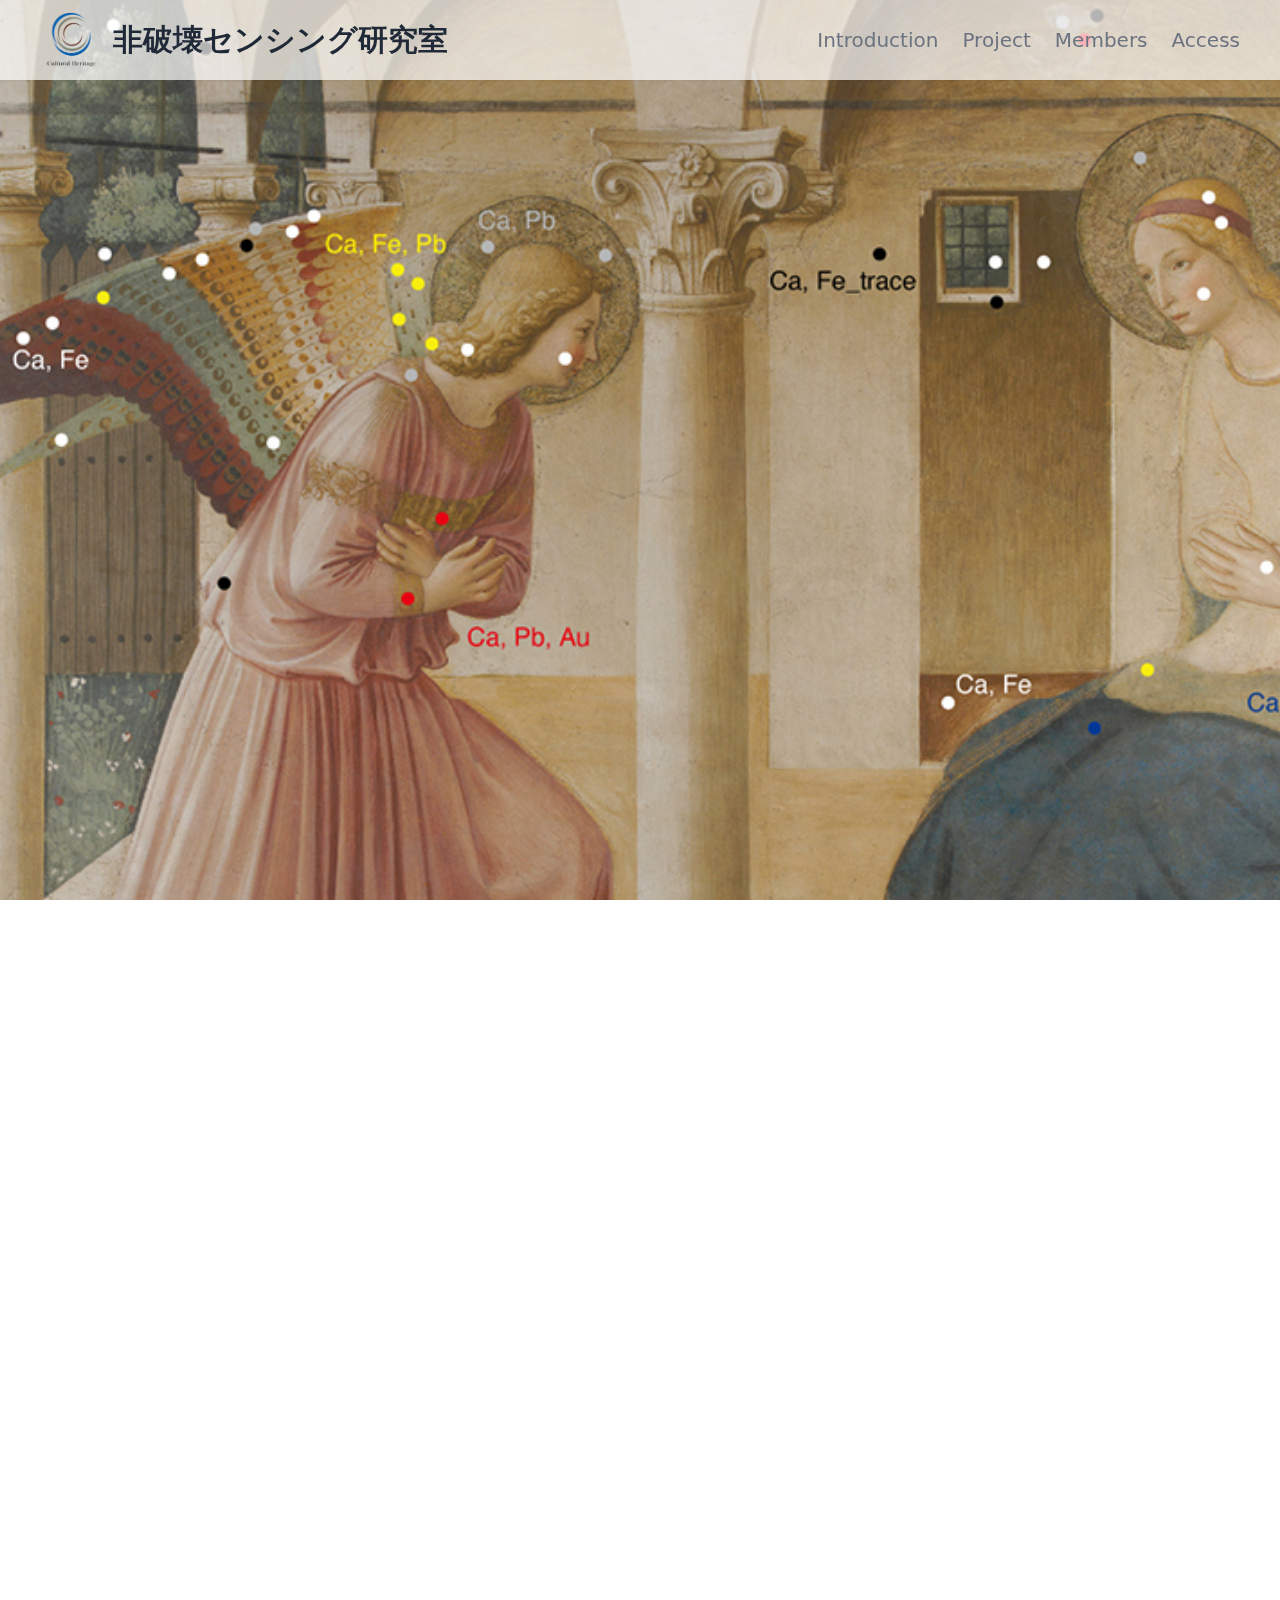
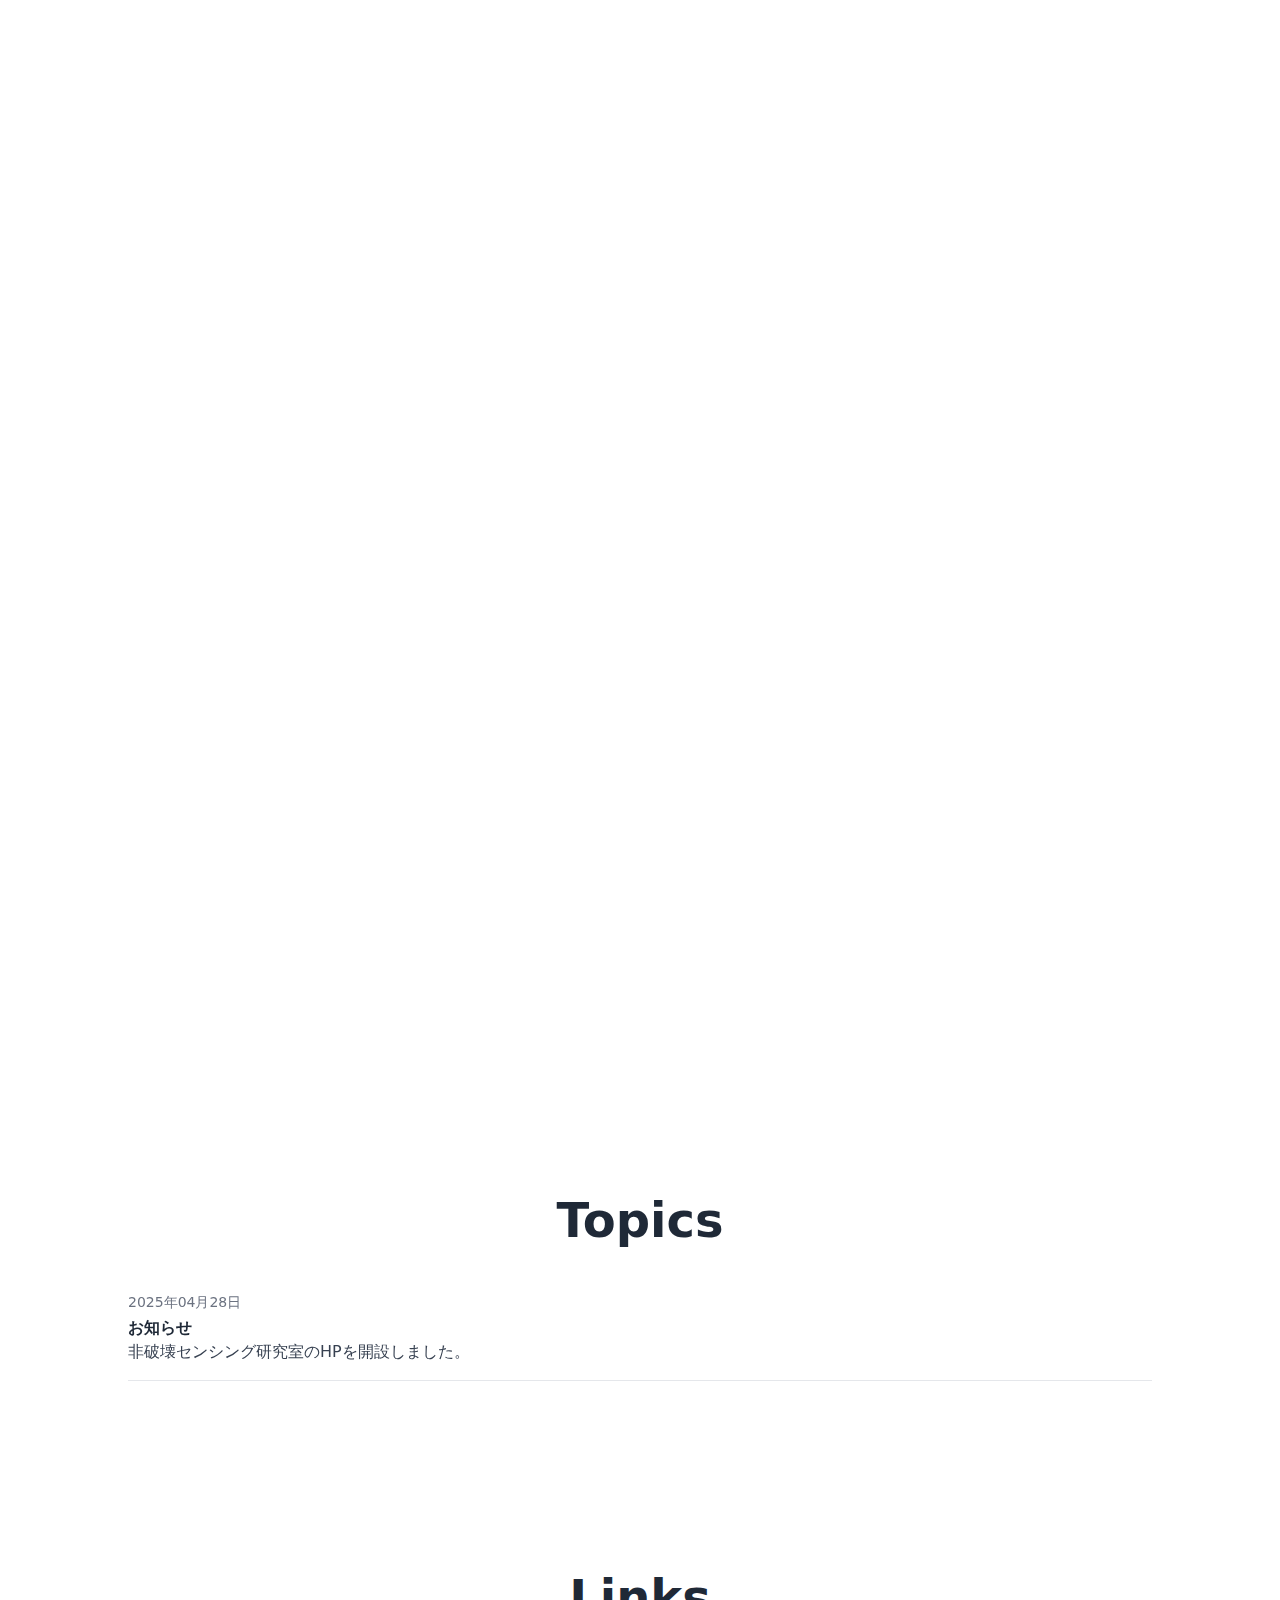
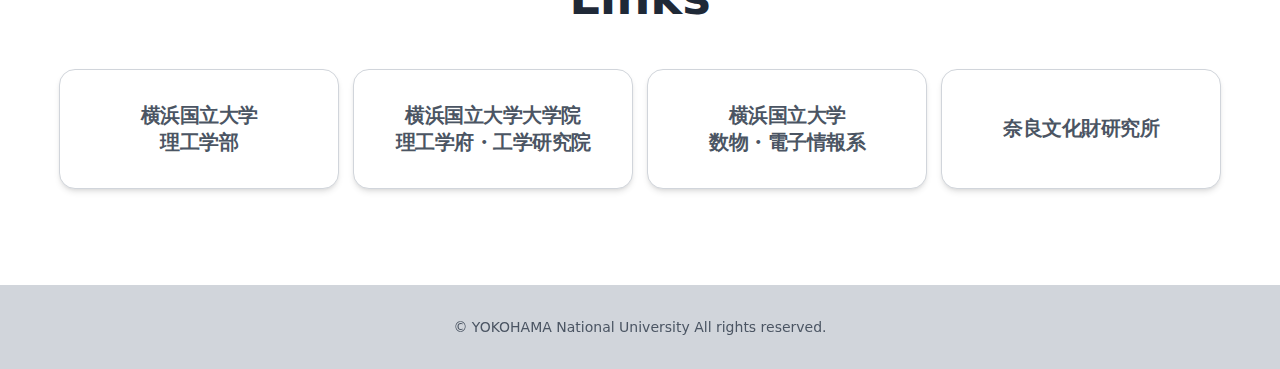
<file: index.html>
<!doctype html>
<html lang="en">
<head>
  <meta charset="utf-8" />
  <link rel="icon" href="images/favicon.png" />
  <meta name="viewport" content="width=device-width, initial-scale=1" />

  <link href="_app/immutable/assets/3.Dy78nlGK.css" rel="stylesheet">
  <!-- <link rel="modulepreload" href="_app/immutable/entry/start.CN6vCBXI.js">
  <link rel="modulepreload" href="_app/immutable/chunks/D5td2Ix7.js">
  <link rel="modulepreload" href="_app/immutable/chunks/BJZaEuHy.js">
  <link rel="modulepreload" href="_app/immutable/chunks/5HOrd2lw.js">
  <link rel="modulepreload" href="_app/immutable/chunks/BPjcHWtB.js">
  <link rel="modulepreload" href="_app/immutable/entry/app.B8t3zgvK.js">
  <link rel="modulepreload" href="_app/immutable/chunks/CHSGCjcG.js">
  <link rel="modulepreload" href="_app/immutable/chunks/Bzlsns2q.js">
  <link rel="modulepreload" href="_app/immutable/chunks/lDHG2_yA.js">
  <link rel="modulepreload" href="_app/immutable/chunks/wh5EvfPl.js">
  <link rel="modulepreload" href="_app/immutable/chunks/Bj1mbKBr.js">
  <link rel="modulepreload" href="_app/immutable/nodes/0.CYVJVkor.js">
  <link rel="modulepreload" href="_app/immutable/chunks/BIMLuOf1.js">
  <link rel="modulepreload" href="_app/immutable/chunks/C0WCr0ZI.js">
  <link rel="modulepreload" href="_app/immutable/nodes/3.BNgYmy2E.js">
  <link rel="modulepreload" href="_app/immutable/chunks/DJ4Ea6W_.js">
  <link rel="modulepreload" href="_app/immutable/chunks/1VidrSLw.js">
  <link rel="modulepreload" href="_app/immutable/chunks/hJLHIa_t.js"> -->
</head>

<body class="overflow-x-hidden" data-sveltekit-preload-data="hover">
  <div style="display: contents">

    <div class="bg-layer svelte-1dhz25k" style="background-image: url('images/slide2.jpg'); opacity: 1;"></div>
    <div class="bg-layer bg-top svelte-1dhz25k" style="background-image: url('images/slide1.jpg'); opacity: 1;"></div>

    <div class="min-h-[200vh] relative">
      <div class="h-screen"></div>

      <header class="fixed top-0 left-0 z-50 w-full bg-white/70 shadow-sm px-4 py-3">
        <div class="flex flex-wrap items-center justify-between gap-y-4 px-2 sm:px-6">
          <a href="index.html" class="flex items-center gap-3 flex-shrink min-w-0 mx-auto sm:mx-0 hover:opacity-80 transition">
            <img src="images/log.png" alt="ロゴ" class="h-10 sm:h-14 w-auto object-contain flex-shrink-0">
            <span class="font-semibold text-gray-800 truncate text-[1rem] xs:text-[1.1rem] sm:text-[1.3rem] md:text-2xl lg:text-3xl" style="max-width: 70vw;">
              非破壊センシング研究室
            </span>
          </a>
          <nav class="hidden sm:flex flex-nowrap justify-end gap-x-4 sm:gap-x-6 text-[1rem] sm:text-lg md:text-xl font-medium whitespace-nowrap">
            <a href="Introduction.html" class="text-gray-500 hover:text-black">Introduction</a>
            <a href="Project.html" class="text-gray-500 hover:text-black">Project</a>
            <a href="Members.html" class="text-gray-500 hover:text-black">Members</a>
            <a href="Access.html" class="text-gray-500 hover:text-black">Access</a>
          </nav>
          <button id="menu-button" class="sm:hidden text-2xl text-gray-800 ">☰</button>
        </div>
      
          <nav id="mobile-menu" class="sm:hidden hidden flex flex-col items-center gap-y-4 text-lg font-medium text-gray-700 bg-white/90 shadow-md rounded-xl py-4 mt-4 mx-auto">
            <a href="Introduction.html" class="hover:text-black">Introduction</a>
            <a href="Project.html" class="hover:text-black">Project</a>
            <a href="Members.html" class="hover:text-black">Members</a>
            <a href="Access.html" class="hover:text-black">Access</a>
          </nav>

        </div>
      </header>

      <div class="flex items-center justify-center min-h-screen px-4 sm:px-8">
        <h2 class="text-white/90 font-medium text-center leading-none
        max-w-screen-sm sm:max-w-screen-md md:max-w-screen-lg lg:max-w-screen-xl"
            style="font-size: clamp(0.5rem, 2.5vw, 1.75rem); white-space: normal; line-height: 1.5;">
          <span class="block">外見だけではわからないモノの状態や内部構造を、</span>
          <span class="block">様々な周波数帯域の電磁波を照射して反射・透過した信号を</span>
          <span class="block">検出・画像化することにより観察する研究をしています。</span>
          <span class="block">得られたデータを解析することで、モノの健全性を</span>
          <span class="block">非破壊・非接触で診断することに有益な情報を抽出します。</span>
        </h2>
      </div>

      <section class="relative z-10">
        <div class="bg-white/70 backdrop-blur-sm py-24 px-6 sm:px-16">
          <h2 class="text-4xl sm:text-5xl font-bold text-gray-800 text-center mb-12">Topics</h2>

          <ul class="space-y-8 max-w-5xl mx-auto">
            <li class="border-b pb-4">
              <p class="text-gray-500 text-sm mb-1">2025年04月28日</p>
              <p class="text-gray-800 font-semibold">お知らせ</p>
              <p class="text-gray-700">非破壊センシング研究室のHPを開設しました。</p>
            </li>
          </ul>
        </div>
      </section>

      <section class="relative z-10">
        <div class="bg-white py-24 px-6 sm:px-16">
          <h2 class="text-4xl sm:text-5xl font-bold text-gray-800 text-center mb-12">Links</h2>

          <div class="max-w-7xl mx-auto grid grid-cols-1 sm:grid-cols-1 md:grid-cols-2 lg:grid-cols-3 xl:grid-cols-4 gap-6 justify-items-center">
            <a href="https://www.es.ynu.ac.jp/index.html" target="_blank" rel="noopener noreferrer" 
              class="w-[280px] h-[120px] bg-white rounded-2xl shadow-md p-6 text-center transition hover:bg-gray-100 border border-gray-300 hover:border-gray-500 flex items-center justify-center overflow-hidden">
              <p class="text-xl font-extrabold text-gray-600 tracking-tight leading-snug break-words text-wrap">
                横浜国立大学<br>理工学部
              </p>
            </a>

            <a href="https://www.fse.ynu.ac.jp/" target="_blank" rel="noopener noreferrer" 
              class="w-[280px] h-[120px] bg-white rounded-2xl shadow-md p-6 text-center transition hover:bg-gray-100 border border-gray-300 hover:border-gray-500 flex items-center justify-center overflow-hidden">
              <p class="text-xl font-extrabold text-gray-600 tracking-tight leading-snug break-words text-wrap">
                横浜国立大学大学院<br>理工学府・工学研究院
              </p>
            </a>

            <a href="https://ece.ynu.ac.jp/index.html" target="_blank" rel="noopener noreferrer" 
              class="w-[280px] h-[120px] bg-white rounded-2xl shadow-md p-6 text-center transition hover:bg-gray-100 border border-gray-300 hover:border-gray-500 flex items-center justify-center overflow-hidden">
              <p class="text-xl font-extrabold text-gray-600 tracking-tight leading-snug break-words text-wrap">
                横浜国立大学<br>数物・電子情報系
              </p>
            </a>

            <a href="https://www.nabunken.go.jp/" target="_blank" rel="noopener noreferrer" 
              class="w-[280px] h-[120px] bg-white rounded-2xl shadow-md p-6 text-center transition hover:bg-gray-100 border border-gray-300 hover:border-gray-500 flex items-center justify-center overflow-hidden">
              <p class="text-xl font-extrabold text-gray-600 tracking-tight leading-snug break-words text-wrap">
                奈良文化財研究所
              </p>
            </a>
          </div>
        </div>
      </section>

      <footer class="bg-gray-300 py-8">
        <div class="max-w-4xl mx-auto text-center text-sm text-gray-600 space-y-2">
          <p>© YOKOHAMA National University All rights reserved.</p>
        </div>
      </footer>
    </div>
    <script>
      document.addEventListener('DOMContentLoaded', () => {
        const button = document.getElementById('menu-button');
        const menu = document.getElementById('mobile-menu');
    
        button.addEventListener('click', () => {
          menu.classList.toggle('hidden');
        });
    
        // ⭐ スクロールに応じて背景のopacityを変える
        window.addEventListener('scroll', () => {
          const scrollTop = window.scrollY || document.documentElement.scrollTop;
          const windowHeight = window.innerHeight;
    
          let opacity = 1 - (scrollTop / windowHeight);
          if (opacity < 0) opacity = 0;
          if (opacity > 1) opacity = 1;
    
          const bgTop = document.querySelector('.bg-top');
          if (bgTop) {
            bgTop.style.opacity = opacity;
          }
        });
      });
    </script>
    

  </div>
</body>
</html>
</file>
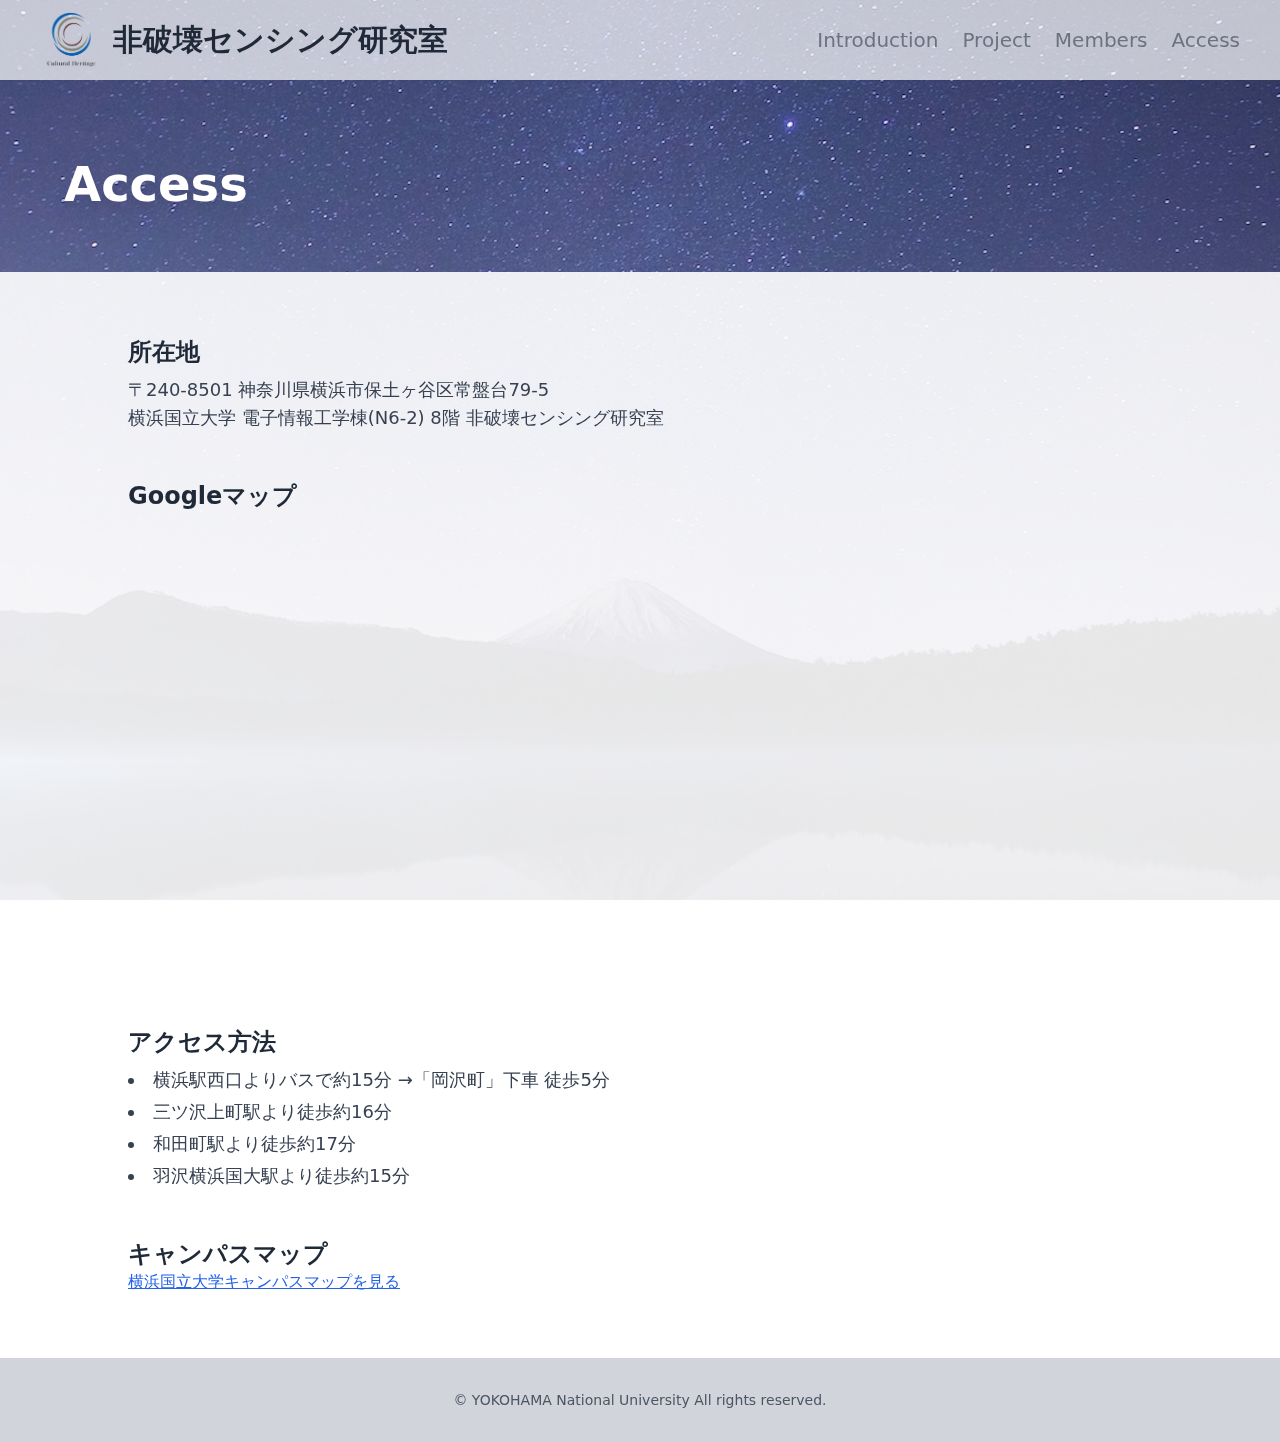
<file: Access.html>
<!doctype html>
<html lang="en">
<head>
  <meta charset="utf-8" />
  <link rel="icon" href="images/favicon.png" />
  <meta name="viewport" content="width=device-width, initial-scale=1" />

  <link href="_app/immutable/assets/3.Dy78nlGK.css" rel="stylesheet">
  <!-- <link rel="modulepreload" href="_app/immutable/entry/start.CN6vCBXI.js">
  <link rel="modulepreload" href="_app/immutable/chunks/D5td2Ix7.js">
  <link rel="modulepreload" href="_app/immutable/chunks/BJZaEuHy.js">
  <link rel="modulepreload" href="_app/immutable/chunks/5HOrd2lw.js">
  <link rel="modulepreload" href="_app/immutable/chunks/BPjcHWtB.js">
  <link rel="modulepreload" href="_app/immutable/entry/app.B8t3zgvK.js">
  <link rel="modulepreload" href="_app/immutable/chunks/CHSGCjcG.js">
  <link rel="modulepreload" href="_app/immutable/chunks/Bzlsns2q.js">
  <link rel="modulepreload" href="_app/immutable/chunks/lDHG2_yA.js">
  <link rel="modulepreload" href="_app/immutable/chunks/wh5EvfPl.js">
  <link rel="modulepreload" href="_app/immutable/chunks/Bj1mbKBr.js">
  <link rel="modulepreload" href="_app/immutable/nodes/0.CYVJVkor.js">
  <link rel="modulepreload" href="_app/immutable/chunks/BIMLuOf1.js">
  <link rel="modulepreload" href="_app/immutable/chunks/C0WCr0ZI.js">
  <link rel="modulepreload" href="_app/immutable/nodes/5.Cywm4_Y0.js">
  <link rel="modulepreload" href="_app/immutable/chunks/hJLHIa_t.js">
  <link rel="modulepreload" href="_app/immutable/chunks/dKKRBauR.js"> -->
</head>

<body class="overflow-x-hidden" data-sveltekit-preload-data="hover">
  <div style="display: contents">

    <div class="fixed inset-0 bg-cover bg-center z-[-10]" style="background-image: url('images/slide2.jpg')"></div>

    <header class="fixed top-0 left-0 z-50 w-full bg-white/70 shadow-sm px-4 py-3">
      <div class="flex flex-wrap items-center justify-between gap-y-4 px-2 sm:px-6">
        <a href="index.html" class="flex items-center gap-3 flex-shrink min-w-0 mx-auto sm:mx-0 hover:opacity-80 transition">
          <img src="images/log.png" alt="ロゴ" class="h-10 sm:h-14 w-auto object-contain flex-shrink-0">
          <span class="font-semibold text-gray-800 truncate text-[1rem] xs:text-[1.1rem] sm:text-[1.3rem] md:text-2xl lg:text-3xl" style="max-width: 70vw;">
            非破壊センシング研究室
          </span>
        </a>
        <nav class="hidden sm:flex flex-nowrap justify-end gap-x-4 sm:gap-x-6 text-[1rem] sm:text-lg md:text-xl font-medium whitespace-nowrap">
          <a href="Introduction.html" class="text-gray-500 hover:text-black">Introduction</a>
          <a href="Project.html" class="text-gray-500 hover:text-black">Project</a>
          <a href="Members.html" class="text-gray-500 hover:text-black">Members</a>
          <a href="Access.html" class="text-gray-500 hover:text-black">Access</a>
        </nav>
        <button id="menu-button" class="sm:hidden text-2xl text-gray-800 ">☰</button>
      </div>
    
        <nav id="mobile-menu" class="sm:hidden hidden flex flex-col items-center gap-y-4 text-lg font-medium text-gray-700 bg-white/90 shadow-md rounded-xl py-4 mt-4 mx-auto">
          <a href="Introduction.html" class="hover:text-black">Introduction</a>
          <a href="Project.html" class="hover:text-black">Project</a>
          <a href="Members.html" class="hover:text-black">Members</a>
          <a href="Access.html" class="hover:text-black">Access</a>
        </nav>

      </div>
    </header>

    <div class="pt-40 pb-16 px-6 sm:px-16">
      <h1 class="text-4xl sm:text-5xl font-bold text-white text-left drop-shadow-xl">Access</h1>
    </div>

    <div class="bg-white bg-opacity-90 px-6 sm:px-16 py-16">
      <div class="max-w-5xl mx-auto space-y-12">

        <section class="space-y-2">
          <h2 class="text-2xl font-bold text-gray-800">所在地</h2>
          <p class="text-gray-700 text-lg">
            〒240-8501 神奈川県横浜市保土ヶ谷区常盤台79-5<br>
            横浜国立大学 電子情報工学棟(N6-2) 8階 非破壊センシング研究室
          </p>
        </section>

        <section class="space-y-4">
          <h2 class="text-2xl font-bold text-gray-800">Googleマップ</h2>
          <div class="flex justify-center">
            <iframe src="https://www.google.com/maps/embed?pb=!1m18!1m12!1m3!1d1808.504234824268!2d139.58869682905828!3d35.47386168806518!2m3!1f0!2f0!3f0!3m2!1i1024!2i768!4f13.1!3m3!1m2!1s0x601859f6a899915b%3A0xf44e6da66ee29d83!2z5qiq5rWc5Zu956uL5aSn5a2mIOmbu-WtkOaDheWgseW3peWtpuajnyhONi0yKQ!5e0!3m2!1sja!2sjp!4v1744705584237!5m2!1sja!2sjp"
              width="600" height="450" style="border:0;" allowfullscreen loading="lazy" referrerpolicy="no-referrer-when-downgrade">
            </iframe>
          </div>
        </section>

        <section class="space-y-2">
          <h2 class="text-2xl font-bold text-gray-800">アクセス方法</h2>
          <ul class="list-disc list-inside text-gray-700 text-lg space-y-1">
            <li>横浜駅西口よりバスで約15分 →「岡沢町」下車 徒歩5分</li>
            <li>三ツ沢上町駅より徒歩約16分</li>
            <li>和田町駅より徒歩約17分</li>
            <li>羽沢横浜国大駅より徒歩約15分</li>
          </ul>
        </section>

        <section class="space-y-2">
          <h2 class="text-2xl font-bold text-gray-800">キャンパスマップ</h2>
          <a href="https://www.ynu.ac.jp/access/map.html" class="text-blue-600 underline hover:text-blue-800" target="_blank" rel="noopener noreferrer">
            横浜国立大学キャンパスマップを見る
          </a>
        </section>

      </div>
    </div>

    <footer class="bg-gray-300 py-8">
      <div class="max-w-4xl mx-auto text-center text-sm text-gray-600 space-y-2">
        <p>© YOKOHAMA National University All rights reserved.</p>
      </div>
    </footer>
     <script>
      document.addEventListener('DOMContentLoaded', () => {
        const button = document.getElementById('menu-button');
        const menu = document.getElementById('mobile-menu');
    
        button.addEventListener('click', () => {
          menu.classList.toggle('hidden');
        });
      });
    </script>

  </div>
</body>
</html>
</file>
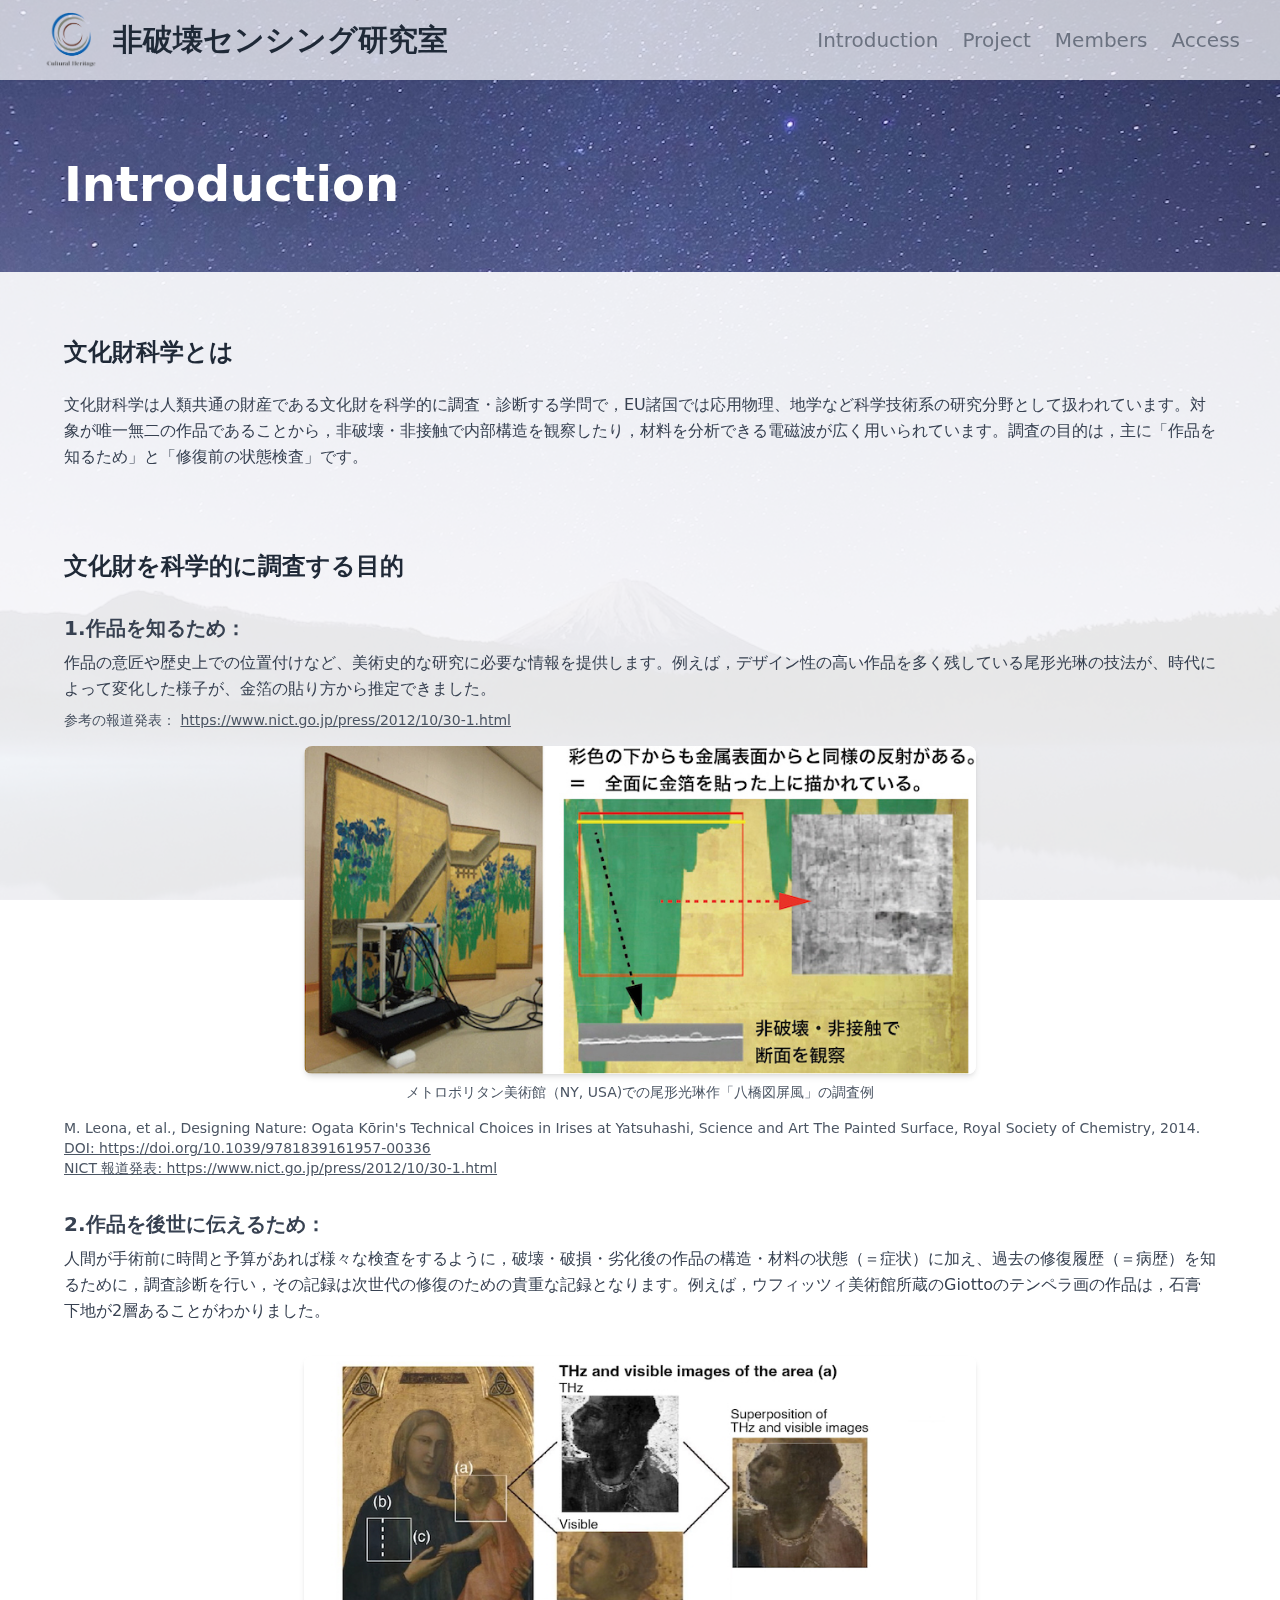
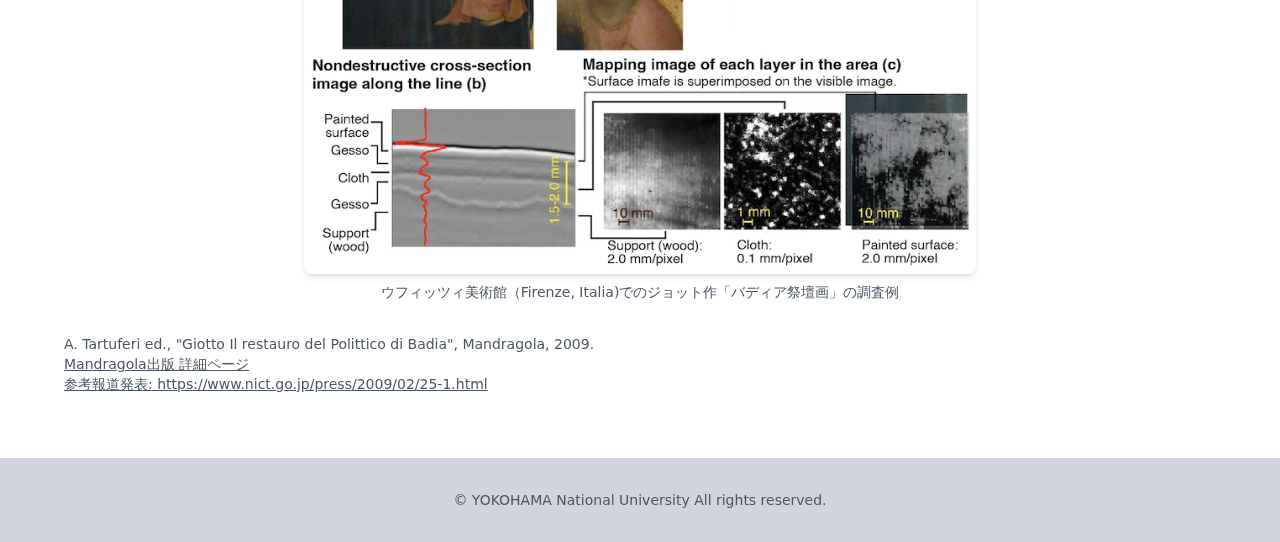
<file: Introduction.html>
<!doctype html>
<html lang="en">
<head>
  <meta charset="utf-8" />
  <link rel="icon" href="images/favicon.png" />
  <meta name="viewport" content="width=device-width, initial-scale=1" />

  <link href="_app/immutable/assets/3.Dy78nlGK.css" rel="stylesheet">
  <!-- <link rel="modulepreload" href="_app/immutable/entry/start.CN6vCBXI.js">
  <link rel="modulepreload" href="_app/immutable/chunks/D5td2Ix7.js">
  <link rel="modulepreload" href="_app/immutable/chunks/BJZaEuHy.js">
  <link rel="modulepreload" href="_app/immutable/chunks/5HOrd2lw.js">
  <link rel="modulepreload" href="_app/immutable/chunks/BPjcHWtB.js">
  <link rel="modulepreload" href="_app/immutable/entry/app.B8t3zgvK.js">
  <link rel="modulepreload" href="_app/immutable/chunks/CHSGCjcG.js">
  <link rel="modulepreload" href="_app/immutable/chunks/Bzlsns2q.js">
  <link rel="modulepreload" href="_app/immutable/chunks/lDHG2_yA.js">
  <link rel="modulepreload" href="_app/immutable/chunks/wh5EvfPl.js">
  <link rel="modulepreload" href="_app/immutable/chunks/Bj1mbKBr.js">
  <link rel="modulepreload" href="_app/immutable/nodes/0.CYVJVkor.js">
  <link rel="modulepreload" href="_app/immutable/chunks/BIMLuOf1.js">
  <link rel="modulepreload" href="_app/immutable/chunks/C0WCr0ZI.js">
  <link rel="modulepreload" href="_app/immutable/nodes/5.Cywm4_Y0.js">
  <link rel="modulepreload" href="_app/immutable/chunks/hJLHIa_t.js">
  <link rel="modulepreload" href="_app/immutable/chunks/dKKRBauR.js"> -->
</head>

<body class="overflow-x-hidden" data-sveltekit-preload-data="hover">
  <div style="display: contents">

    <div class="fixed inset-0 bg-cover bg-center z-[-10]" style="background-image: url('images/slide2.jpg')"></div>

    <header class="fixed top-0 left-0 z-50 w-full bg-white/70 shadow-sm px-4 py-3">
      <div class="flex flex-wrap items-center justify-between gap-y-4 px-2 sm:px-6">
        <a href="index.html" class="flex items-center gap-3 flex-shrink min-w-0 mx-auto sm:mx-0 hover:opacity-80 transition">
          <img src="images/log.png" alt="ロゴ" class="h-10 sm:h-14 w-auto object-contain flex-shrink-0">
          <span class="font-semibold text-gray-800 truncate text-[1rem] xs:text-[1.1rem] sm:text-[1.3rem] md:text-2xl lg:text-3xl" style="max-width: 70vw;">
            非破壊センシング研究室
          </span>
        </a>
        <nav class="hidden sm:flex flex-nowrap justify-end gap-x-4 sm:gap-x-6 text-[1rem] sm:text-lg md:text-xl font-medium whitespace-nowrap">
          <a href="Introduction.html" class="text-gray-500 hover:text-black">Introduction</a>
          <a href="Project.html" class="text-gray-500 hover:text-black">Project</a>
          <a href="Members.html" class="text-gray-500 hover:text-black">Members</a>
          <a href="Access.html" class="text-gray-500 hover:text-black">Access</a>
        </nav>
        <button id="menu-button" class="sm:hidden text-2xl text-gray-800 ">☰</button>
      </div>
    
        <nav id="mobile-menu" class="sm:hidden hidden flex flex-col items-center gap-y-4 text-lg font-medium text-gray-700 bg-white/90 shadow-md rounded-xl py-4 mt-4 mx-auto">
          <a href="Introduction.html" class="hover:text-black">Introduction</a>
          <a href="Project.html" class="hover:text-black">Project</a>
          <a href="Members.html" class="hover:text-black">Members</a>
          <a href="Access.html" class="hover:text-black">Access</a>
        </nav>

      </div>
    </header>

    <div class="pt-40 pb-16 px-6 sm:px-16">
      <h1 class="text-4xl sm:text-5xl font-bold text-white text-left drop-shadow-xl">Introduction</h1>
    </div>

    <div class="bg-white bg-opacity-90 px-6 sm:px-16 py-16">
      <div class="max-w-6xl mx-auto space-y-20">

        <!-- 文化財科学とは -->
        <div class="space-y-6">
          <h2 class="text-2xl font-bold text-gray-800">文化財科学とは</h2>
          <p class="text-gray-700 leading-relaxed text-left w-full">
            文化財科学は人類共通の財産である文化財を科学的に調査・診断する学問で，EU諸国では応用物理、地学など科学技術系の研究分野として扱われています。対象が唯一無二の作品であることから，非破壊・非接触で内部構造を観察したり，材料を分析できる電磁波が広く用いられています。調査の目的は，主に「作品を知るため」と「修復前の状態検査」です。
          </p>
        </div>

        <!-- 文化財を科学的に調査する目的 -->
        <div class="space-y-8">
          <h2 class="text-2xl font-bold text-gray-800">文化財を科学的に調査する目的</h2>

          <!-- 1.作品を知るため -->
          <div class="space-y-4">
            <div class="space-y-2">
              <h3 class="text-xl font-semibold text-gray-700">1.作品を知るため：</h3>
              <p class="text-gray-700 leading-relaxed">
                作品の意匠や歴史上での位置付けなど、美術史的な研究に必要な情報を提供します。例えば，デザイン性の高い作品を多く残している尾形光琳の技法が、時代によって変化した様子が、金箔の貼り方から推定できました。
              </p>
              <p class="text-sm text-gray-600 text-left">
                参考の報道発表：
                <a href="https://www.nict.go.jp/press/2012/10/30-1.html" target="_blank" rel="noopener noreferrer" class="underline hover:text-black break-all">
                  https://www.nict.go.jp/press/2012/10/30-1.html
                </a>
              </p>
            </div>

            <div class="mt-6">
              <img src="images/zu1.jpg" alt="尾形光琳の技法分析図" class="rounded-lg shadow-md w-full max-w-2xl mx-auto object-contain bg-white">
              <p class="text-sm text-gray-600 text-center mt-2">メトロポリタン美術館（NY, USA)での尾形光琳作「八橋図屏風」の調査例</p>
            </div>

            <div class="text-sm text-gray-600 mt-2 mb-8 text-left">
              M. Leona, et al., Designing Nature: Ogata Kōrin's Technical Choices in Irises at Yatsuhashi, Science and Art The Painted Surface, Royal Society of Chemistry, 2014.<br>
              <a href="https://doi.org/10.1039/9781839161957-00336" target="_blank" rel="noopener noreferrer" class="underline hover:text-black break-all">
                DOI: https://doi.org/10.1039/9781839161957-00336
              </a><br>
              <a href="https://www.nict.go.jp/press/2012/10/30-1.html" target="_blank" rel="noopener noreferrer" class="underline hover:text-black break-all">
                NICT 報道発表: https://www.nict.go.jp/press/2012/10/30-1.html
              </a>
            </div>
          </div>

          <!-- 2.作品を後世に伝えるため -->
          <div class="space-y-2">
            <h3 class="text-xl font-semibold text-gray-700">2.作品を後世に伝えるため：</h3>
            <p class="text-gray-700 leading-relaxed">
              人間が手術前に時間と予算があれば様々な検査をするように，破壊・破損・劣化後の作品の構造・材料の状態（＝症状）に加え、過去の修復履歴（＝病歴）を知るために，調査診断を行い，その記録は次世代の修復のための貴重な記録となります。例えば，ウフィッツィ美術館所蔵のGiottoのテンペラ画の作品は，石膏下地が2層あることがわかりました。
            </p>
          </div>

          <div class="mt-6">
            <img src="images/giotto.jpg" alt="ジョット作品調査例" class="rounded-lg shadow-md w-full max-w-2xl mx-auto object-contain bg-white">
            <p class="text-sm text-gray-600 text-center mt-2">ウフィッツィ美術館（Firenze, Italia)でのジョット作「バディア祭壇画」の調査例</p>
          </div>

          <div class="text-sm text-gray-600 mt-2 mb-8 text-left">
            A. Tartuferi ed., "Giotto Il restauro del Polittico di Badia", Mandragola, 2009.<br>
            <a href="https://www.mandragora.it/prodotto/giottoil-restauro-del-polittico-di-badia/" target="_blank" rel="noopener noreferrer" class="underline hover:text-black break-all">
              Mandragola出版 詳細ページ
            </a><br>
            <a href="https://www.nict.go.jp/press/2009/02/25-1.html" target="_blank" rel="noopener noreferrer" class="underline hover:text-black break-all">
              参考報道発表: https://www.nict.go.jp/press/2009/02/25-1.html
            </a>
          </div>
        </div>
      </div>
    </div>

    <footer class="bg-gray-300 py-8">
      <div class="max-w-4xl mx-auto text-center text-sm text-gray-600 space-y-2">
        <p>© YOKOHAMA National University All rights reserved.</p>
      </div>
    </footer>

     <script>
      document.addEventListener('DOMContentLoaded', () => {
        const button = document.getElementById('menu-button');
        const menu = document.getElementById('mobile-menu');
    
        button.addEventListener('click', () => {
          menu.classList.toggle('hidden');
        });
      });
    </script>

  </div>
</body>
</html>
</file>
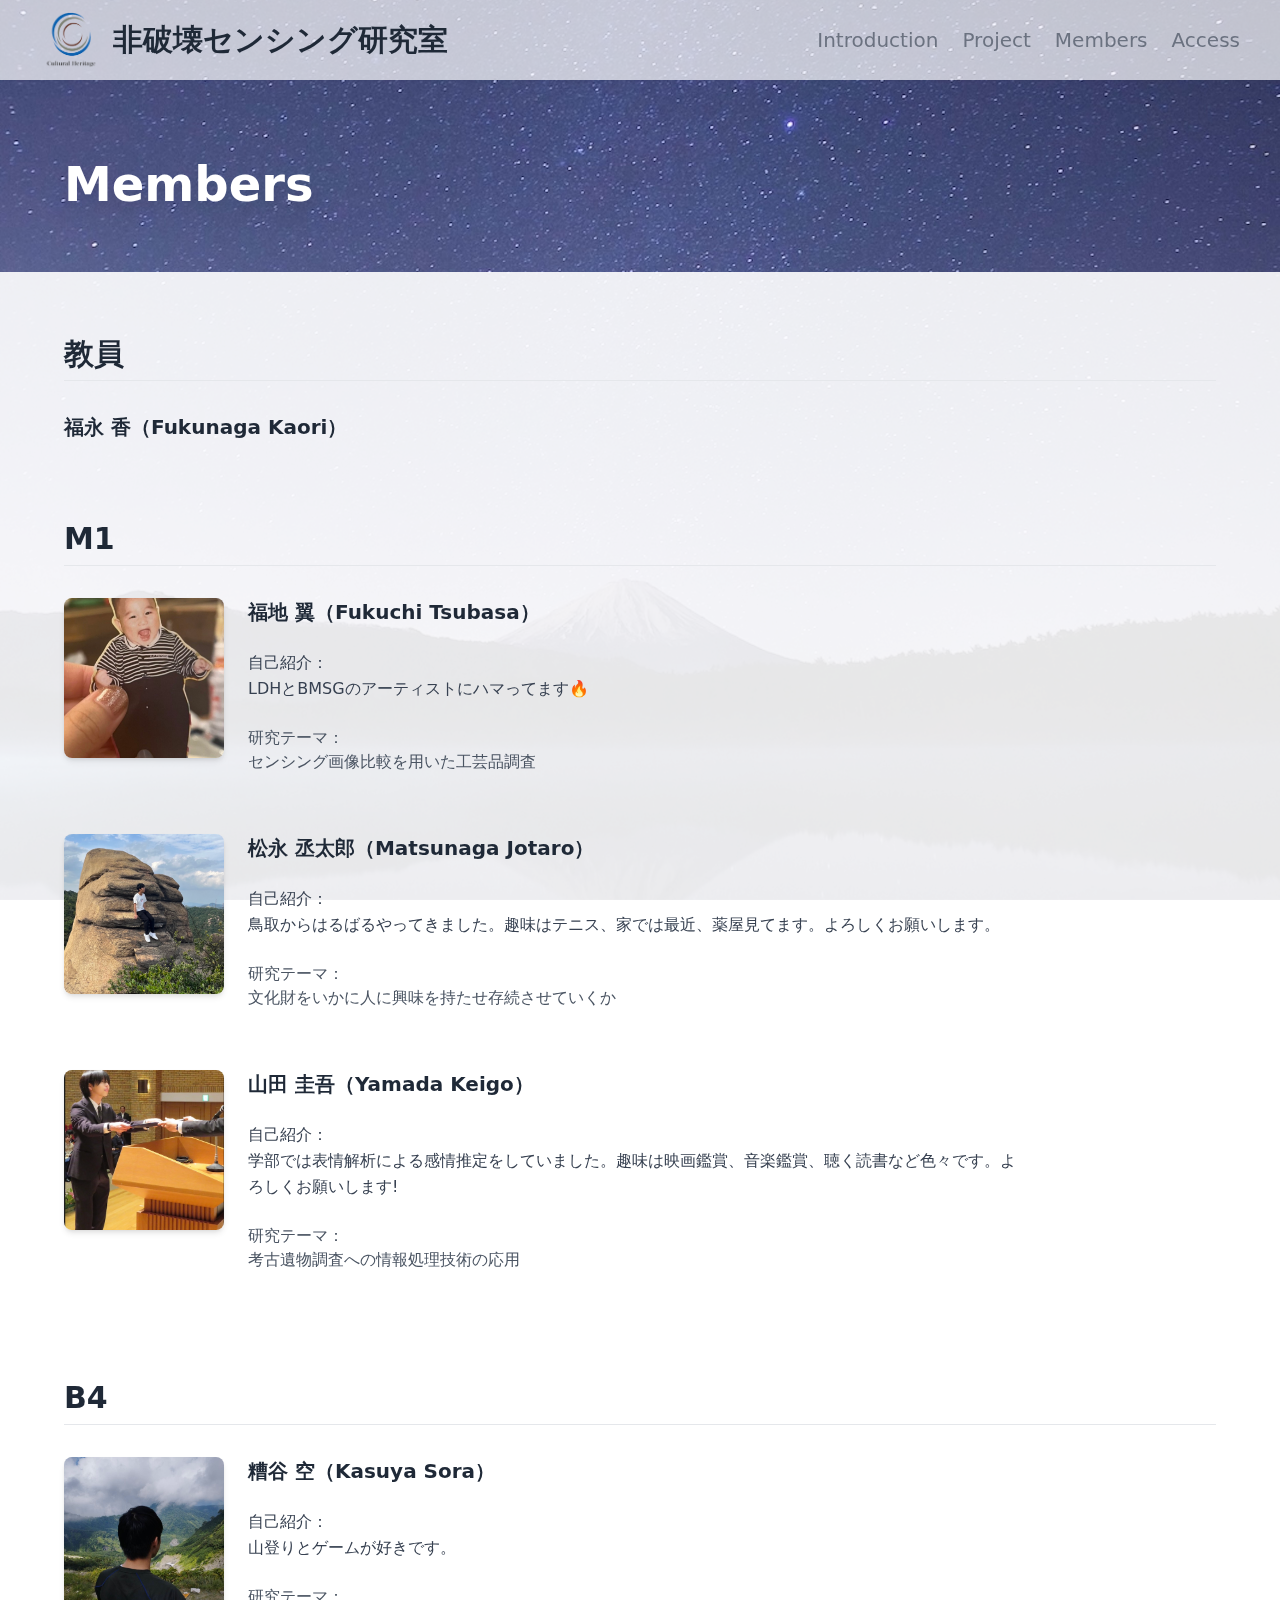
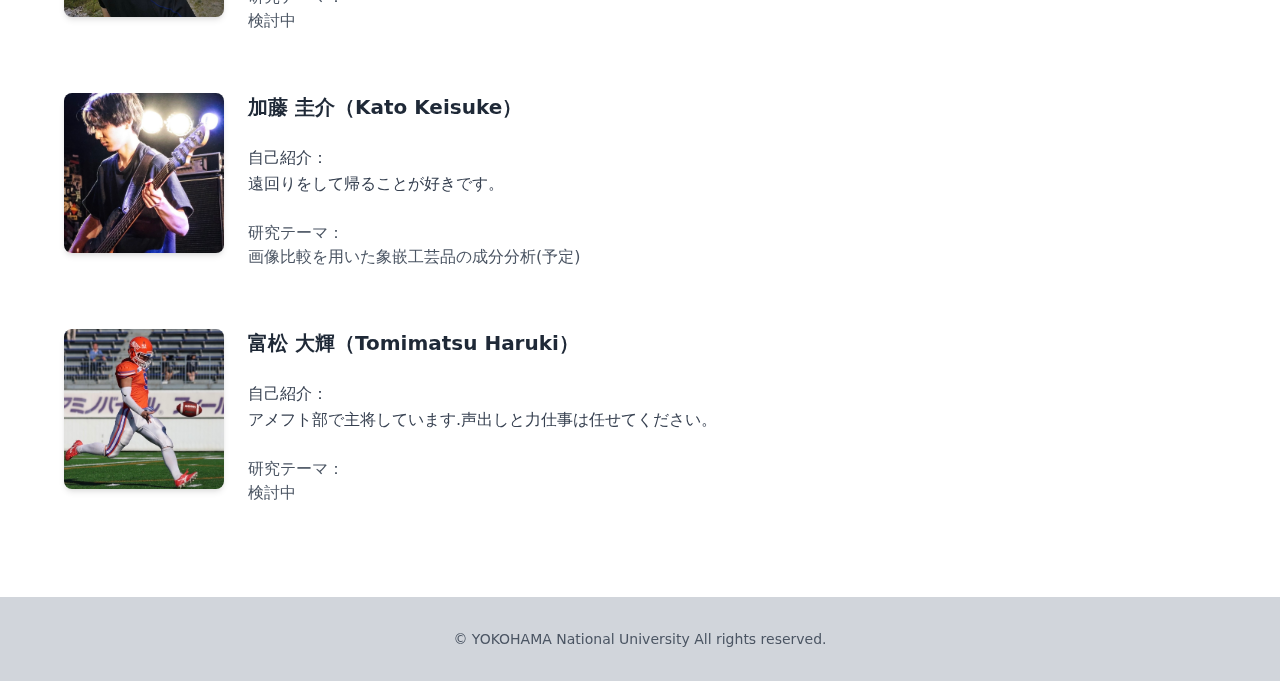
<file: Members.html>
<!doctype html>
<html lang="en">
<head>
  <meta charset="utf-8" />
  <link rel="icon" href="images/favicon.png" />
  <meta name="viewport" content="width=device-width, initial-scale=1" />

  <link href="_app/immutable/assets/3.Dy78nlGK.css" rel="stylesheet">
  <!-- <link rel="modulepreload" href="_app/immutable/entry/start.CN6vCBXI.js">
  <link rel="modulepreload" href="_app/immutable/chunks/D5td2Ix7.js">
  <link rel="modulepreload" href="_app/immutable/chunks/BJZaEuHy.js">
  <link rel="modulepreload" href="_app/immutable/chunks/5HOrd2lw.js">
  <link rel="modulepreload" href="_app/immutable/chunks/BPjcHWtB.js">
  <link rel="modulepreload" href="_app/immutable/entry/app.B8t3zgvK.js">
  <link rel="modulepreload" href="_app/immutable/chunks/CHSGCjcG.js">
  <link rel="modulepreload" href="_app/immutable/chunks/Bzlsns2q.js">
  <link rel="modulepreload" href="_app/immutable/chunks/lDHG2_yA.js">
  <link rel="modulepreload" href="_app/immutable/chunks/wh5EvfPl.js">
  <link rel="modulepreload" href="_app/immutable/chunks/Bj1mbKBr.js">
  <link rel="modulepreload" href="_app/immutable/nodes/0.CYVJVkor.js">
  <link rel="modulepreload" href="_app/immutable/chunks/BIMLuOf1.js">
  <link rel="modulepreload" href="_app/immutable/chunks/C0WCr0ZI.js">
  <link rel="modulepreload" href="_app/immutable/nodes/5.Cywm4_Y0.js">
  <link rel="modulepreload" href="_app/immutable/chunks/hJLHIa_t.js">
  <link rel="modulepreload" href="_app/immutable/chunks/dKKRBauR.js"> -->
</head>

<body class="overflow-x-hidden" data-sveltekit-preload-data="hover">
  <div style="display: contents">

    <div class="fixed inset-0 bg-cover bg-center z-[-10]" style="background-image: url('images/slide2.jpg')"></div>

    <header class="fixed top-0 left-0 z-50 w-full bg-white/70 shadow-sm px-4 py-3">
      <div class="flex flex-wrap items-center justify-between gap-y-4 px-2 sm:px-6">
        <a href="index.html" class="flex items-center gap-3 flex-shrink min-w-0 mx-auto sm:mx-0 hover:opacity-80 transition">
          <img src="images/log.png" alt="ロゴ" class="h-10 sm:h-14 w-auto object-contain flex-shrink-0">
          <span class="font-semibold text-gray-800 truncate text-[1rem] xs:text-[1.1rem] sm:text-[1.3rem] md:text-2xl lg:text-3xl" style="max-width: 70vw;">
            非破壊センシング研究室
          </span>
        </a>
        <nav class="hidden sm:flex flex-nowrap justify-end gap-x-4 sm:gap-x-6 text-[1rem] sm:text-lg md:text-xl font-medium whitespace-nowrap">
          <a href="Introduction.html" class="text-gray-500 hover:text-black">Introduction</a>
          <a href="Project.html" class="text-gray-500 hover:text-black">Project</a>
          <a href="Members.html" class="text-gray-500 hover:text-black">Members</a>
          <a href="Access.html" class="text-gray-500 hover:text-black">Access</a>
        </nav>
        <button id="menu-button" class="sm:hidden text-2xl text-gray-800 ">☰</button>
      </div>
    
        <nav id="mobile-menu" class="sm:hidden hidden flex flex-col items-center gap-y-4 text-lg font-medium text-gray-700 bg-white/90 shadow-md rounded-xl py-4 mt-4 mx-auto">
          <a href="Introduction.html" class="hover:text-black">Introduction</a>
          <a href="Project.html" class="hover:text-black">Project</a>
          <a href="Members.html" class="hover:text-black">Members</a>
          <a href="Access.html" class="hover:text-black">Access</a>
        </nav>

      </div>
    </header>
			<div class="pt-40 pb-16 px-6 sm:px-16">
				<h1 class="text-4xl sm:text-5xl font-bold text-white text-left drop-shadow-xl">Members</h1>
			</div> 
			<div class="bg-white bg-opacity-90 px-6 sm:px-16 py-16">
				<div class="max-w-6xl mx-auto space-y-20">
					<section class="space-y-8">
						<h2 class="text-2xl sm:text-3xl font-bold text-gray-800 border-b pb-2">教員</h2> 
						<div class="flex flex-col md:flex-row gap-6 items-start">
							<div class="space-y-2 max-w-3xl">
								<h3 class="text-xl font-semibold text-gray-800">福永 香（Fukunaga Kaori）</h3>
							</div>
						</div>
					</section>
					<section class="space-y-8">
						<h2 class="text-2xl sm:text-3xl font-bold text-gray-800 border-b pb-2">M1</h2> 
						<div class="flex flex-col md:flex-row gap-6 items-start">
							<img src="images/FukuchiTshubasa.png" alt="M1写真" class="w-40 h-40 object-cover rounded-lg shadow-md"> 
							<div class="space-y-2 max-w-3xl">
								<h3 class="text-xl font-semibold text-gray-800">福地 翼（Fukuchi Tsubasa）</h3> 
								<div class="h-2"></div>
								<p class="text-gray-700 text-base leading-relaxed">自己紹介：<br>LDHとBMSGのアーティストにハマってます🔥</p> 
								<div class="h-2"></div>
								<p class="text-gray-600 text-base">研究テーマ：<br>センシング画像比較を用いた工芸品調査</p>
								<div class="h-5"></div>
							</div>
						</div> 
						<div class="flex flex-col md:flex-row gap-6 items-start">
							<img src="images/MatshunagaJotaro.png" alt="M1写真" class="w-40 h-40 object-cover rounded-lg shadow-md">
							<div class="space-y-2 max-w-3xl">
							<h3 class="text-xl font-semibold text-gray-800">松永 丞太郎（Matsunaga Jotaro）</h3>
							<div class="h-2"></div> 
							<p class="text-gray-700 text-base leading-relaxed">自己紹介：<br>鳥取からはるばるやってきました。趣味はテニス、家では最近、薬屋見てます。よろしくお願いします。</p> 
							<div class="h-2"></div> 
							<p class="text-gray-600 text-base">研究テーマ：<br>文化財をいかに人に興味を持たせ存続させていくか</p>
							<div class="h-5"></div>
							</div>
						</div>
						<div class="flex flex-col md:flex-row gap-6 items-start">
							<img src="images/yamadakeigo.png" alt="M1写真" class="w-40 h-40 object-cover rounded-lg shadow-md">
							<div class="space-y-2 max-w-3xl">
								<h3 class="text-xl font-semibold text-gray-800">山田 圭吾（Yamada Keigo）</h3>
								<div class="h-2"></div> 
								<p class="text-gray-700 text-base leading-relaxed">自己紹介：<br>学部では表情解析による感情推定をしていました。趣味は映画鑑賞、音楽鑑賞、聴く読書など色々です。よろしくお願いします!</p> 
								<div class="h-2"></div> 
								<p class="text-gray-600 text-base">研究テーマ：<br>考古遺物調査への情報処理技術の応用</p>
								<div class="h-5"></div>
							</div>
						</div>
					</section> 
					<section class="space-y-8">
						<h2 class="text-2xl sm:text-3xl font-bold text-gray-800 border-b pb-2">B4</h2> 
						<div class="flex flex-col md:flex-row gap-6 items-start">
							<img src="images/KasutaSora.png" alt="B4写真" class="w-40 h-40 object-cover rounded-lg shadow-md">
							<div class="space-y-2 max-w-3xl">
								<h3 class="text-xl font-semibold text-gray-800">糟谷 空（Kasuya Sora）</h3>
								<div class="h-2"></div>
								<p class="text-gray-700 text-base leading-relaxed">自己紹介：<br>山登りとゲームが好きです。</p>
								<div class="h-2"></div>
								<p class="text-gray-600 text-base">研究テーマ：<br>検討中</p> 
								<div class="h-5"></div>
							</div>
						</div>
						<div class="flex flex-col md:flex-row gap-6 items-start">
							<img src="images/KatoKeisuke.png" alt="B4写真" class="w-40 h-40 object-cover rounded-lg shadow-md"> 
							<div class="space-y-2 max-w-3xl">
								<h3 class="text-xl font-semibold text-gray-800">加藤 圭介（Kato Keisuke）</h3>
								<div class="h-2"></div> <p class="text-gray-700 text-base leading-relaxed">自己紹介：<br>遠回りをして帰ることが好きです。</p>
								<div class="h-2"></div> <p class="text-gray-600 text-base">研究テーマ：<br>画像比較を用いた象嵌工芸品の成分分析(予定)</p>
								<div class="h-5"></div>
							</div>
						</div> 
						<div class="flex flex-col md:flex-row gap-6 items-start">
							<img src="images/TomimatsuHaruki.png" alt="B4写真" class="w-40 h-40 object-cover rounded-lg shadow-md"> 
							<div class="space-y-2 max-w-3xl">
								<h3 class="text-xl font-semibold text-gray-800">富松 大輝（Tomimatsu Haruki）</h3> 
								<div class="h-2"></div>
								<p class="text-gray-700 text-base leading-relaxed">自己紹介：<br>アメフト部で主将しています.声出しと力仕事は任せてください。</p> 
								<div class="h-2"></div>
								<p class="text-gray-600 text-base">研究テーマ：<br>検討中</p> 
								<div class="h-5"></div>
							</div>
						</div>
					</section>
				</div>
			</div>
			<footer class="bg-gray-300 py-8">
				<div class="max-w-4xl mx-auto text-center text-sm text-gray-600 space-y-2">
					<p>© YOKOHAMA National University All rights reserved.</p>
				</div>
			</footer> <!----><!----><!----><!----><!----><!--]--> <!--[!--><!--]--><!--]-->
		
			 <script>
				document.addEventListener('DOMContentLoaded', () => {
				  const button = document.getElementById('menu-button');
				  const menu = document.getElementById('mobile-menu');
			  
				  button.addEventListener('click', () => {
					menu.classList.toggle('hidden');
				  });
				});
			  </script>
		</div>
	</body>
</html>
</file>
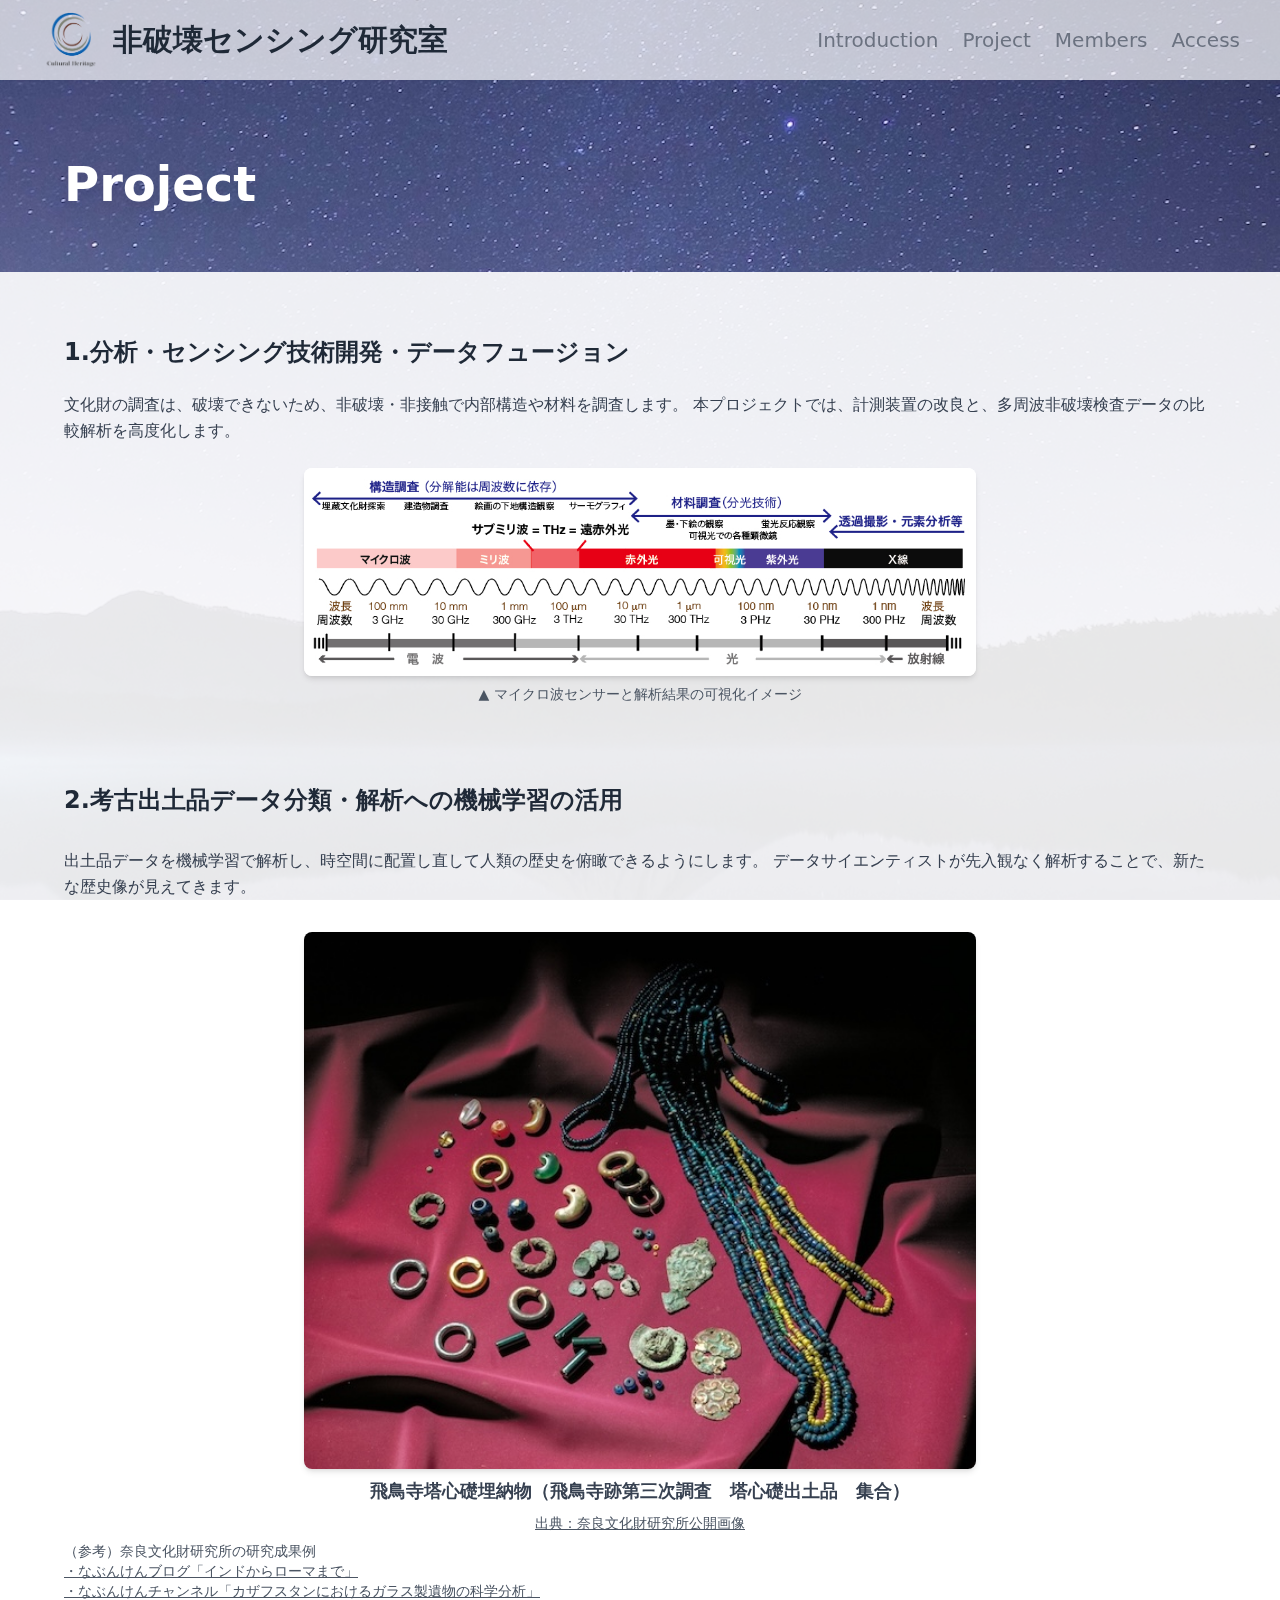
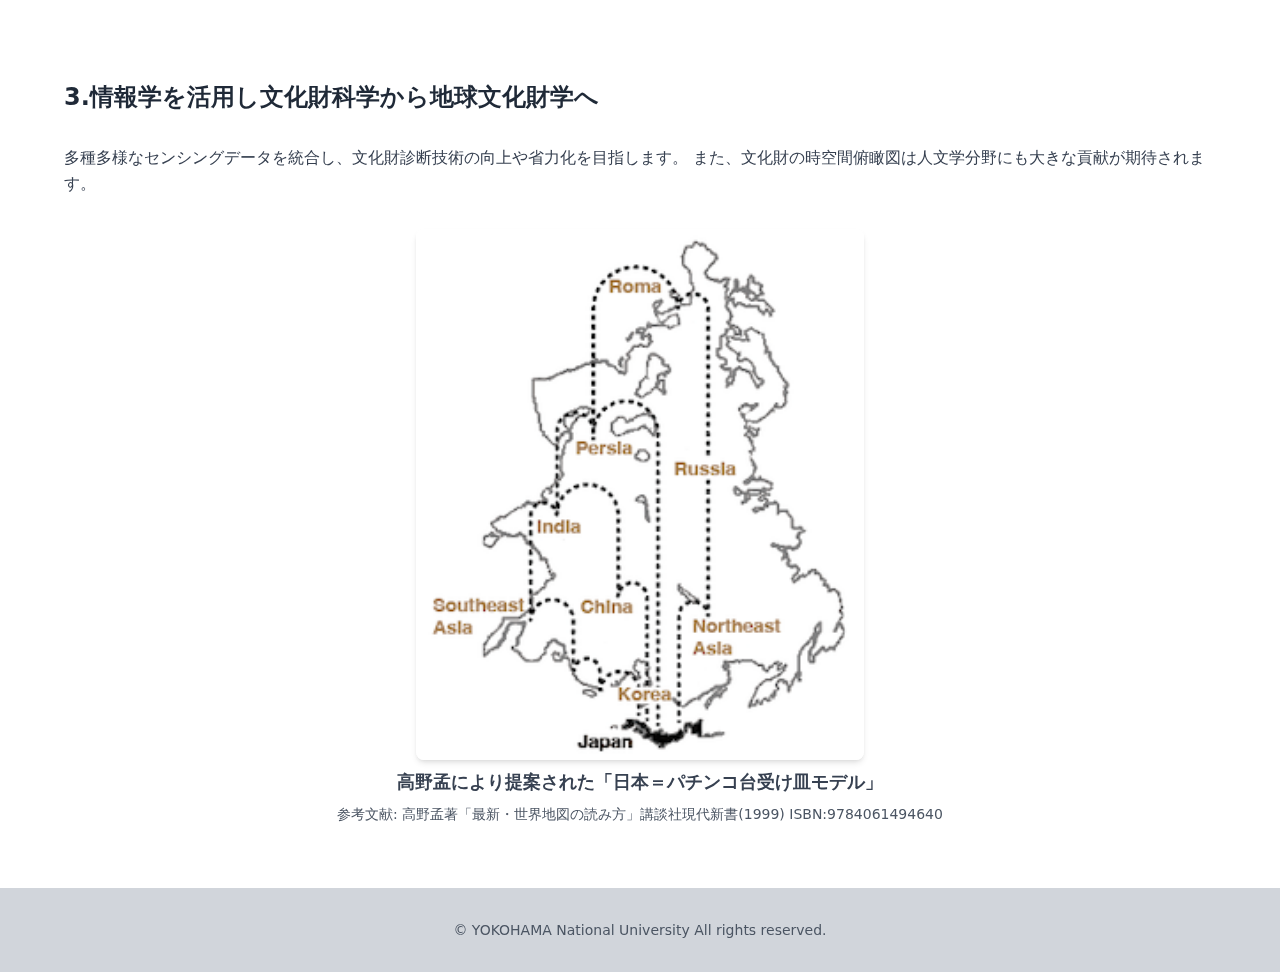
<file: Project.html>
<!doctype html>
<html lang="en">
<head>
  <meta charset="utf-8" />
  <link rel="icon" href="images/favicon.png" />
  <meta name="viewport" content="width=device-width, initial-scale=1" />

  <link href="_app/immutable/assets/3.Dy78nlGK.css" rel="stylesheet">
  <!-- <link rel="modulepreload" href="_app/immutable/entry/start.CN6vCBXI.js">
  <link rel="modulepreload" href="_app/immutable/chunks/D5td2Ix7.js">
  <link rel="modulepreload" href="_app/immutable/chunks/BJZaEuHy.js">
  <link rel="modulepreload" href="_app/immutable/chunks/5HOrd2lw.js">
  <link rel="modulepreload" href="_app/immutable/chunks/BPjcHWtB.js">
  <link rel="modulepreload" href="_app/immutable/entry/app.B8t3zgvK.js">
  <link rel="modulepreload" href="_app/immutable/chunks/CHSGCjcG.js">
  <link rel="modulepreload" href="_app/immutable/chunks/Bzlsns2q.js">
  <link rel="modulepreload" href="_app/immutable/chunks/lDHG2_yA.js">
  <link rel="modulepreload" href="_app/immutable/chunks/wh5EvfPl.js">
  <link rel="modulepreload" href="_app/immutable/chunks/Bj1mbKBr.js">
  <link rel="modulepreload" href="_app/immutable/nodes/0.CYVJVkor.js">
  <link rel="modulepreload" href="_app/immutable/chunks/BIMLuOf1.js">
  <link rel="modulepreload" href="_app/immutable/chunks/C0WCr0ZI.js">
  <link rel="modulepreload" href="_app/immutable/nodes/5.Cywm4_Y0.js">
  <link rel="modulepreload" href="_app/immutable/chunks/hJLHIa_t.js">
  <link rel="modulepreload" href="_app/immutable/chunks/dKKRBauR.js"> -->
</head>

<body class="overflow-x-hidden" data-sveltekit-preload-data="hover">
  <div style="display: contents">

    <div class="fixed inset-0 bg-cover bg-center z-[-10]" style="background-image: url('images/slide2.jpg')"></div>

    <header class="fixed top-0 left-0 z-50 w-full bg-white/70 shadow-sm px-4 py-3">
      <div class="flex flex-wrap items-center justify-between gap-y-4 px-2 sm:px-6">
        <a href="index.html" class="flex items-center gap-3 flex-shrink min-w-0 mx-auto sm:mx-0 hover:opacity-80 transition">
          <img src="images/log.png" alt="ロゴ" class="h-10 sm:h-14 w-auto object-contain flex-shrink-0">
          <span class="font-semibold text-gray-800 truncate text-[1rem] xs:text-[1.1rem] sm:text-[1.3rem] md:text-2xl lg:text-3xl" style="max-width: 70vw;">
            非破壊センシング研究室
          </span>
        </a>
        <nav class="hidden sm:flex flex-nowrap justify-end gap-x-4 sm:gap-x-6 text-[1rem] sm:text-lg md:text-xl font-medium whitespace-nowrap">
          <a href="Introduction.html" class="text-gray-500 hover:text-black">Introduction</a>
          <a href="Project.html" class="text-gray-500 hover:text-black">Project</a>
          <a href="Members.html" class="text-gray-500 hover:text-black">Members</a>
          <a href="Access.html" class="text-gray-500 hover:text-black">Access</a>
        </nav>
        <button id="menu-button" class="sm:hidden text-2xl text-gray-800 ">☰</button>
      </div>
    
        <nav id="mobile-menu" class="sm:hidden hidden flex flex-col items-center gap-y-4 text-lg font-medium text-gray-700 bg-white/90 shadow-md rounded-xl py-4 mt-4 mx-auto">
          <a href="Introduction.html" class="hover:text-black">Introduction</a>
          <a href="Project.html" class="hover:text-black">Project</a>
          <a href="Members.html" class="hover:text-black">Members</a>
          <a href="Access.html" class="hover:text-black">Access</a>
        </nav>

      </div>
    </header>

    <!-- タイトル -->
    <div class="pt-40 pb-16 px-6 sm:px-16">
      <h1 class="text-4xl sm:text-5xl font-bold text-white text-left drop-shadow-xl">Project</h1>
    </div>

    <!-- コンテンツ -->
    <div class="bg-white bg-opacity-90 px-6 sm:px-16 py-16">
      <div class="max-w-6xl mx-auto space-y-20">

        <!-- プロジェクト 1 -->
        <div class="space-y-6">
          <h2 class="text-2xl font-bold text-gray-800">1.分析・センシング技術開発・データフュージョン</h2>
          <p class="text-gray-700 leading-relaxed text-left w-full">
            文化財の調査は、破壊できないため、非破壊・非接触で内部構造や材料を調査します。  
            本プロジェクトでは、計測装置の改良と、多周波非破壊検査データの比較解析を高度化します。
          </p>
          <div class="w-full">
            <img src="images/prj1.png" alt="分析・センシング" class="rounded-lg shadow-md w-full max-w-2xl mx-auto object-contain bg-white">
            <p class="text-sm text-gray-600 text-center mt-2">▲ マイクロ波センサーと解析結果の可視化イメージ</p>
          </div>
        </div>

        <!-- プロジェクト 2 -->
        <div class="space-y-8">
          <h2 class="text-2xl font-bold text-gray-800">2.考古出土品データ分類・解析への機械学習の活用</h2>
          <p class="text-gray-700 leading-relaxed text-left w-full">
            出土品データを機械学習で解析し、時空間に配置し直して人類の歴史を俯瞰できるようにします。  
            データサイエンティストが先入観なく解析することで、新たな歴史像が見えてきます。
          </p>

          <div class="space-y-2">
            <img src="images/project_nabunken-objects.jpg" alt="飛鳥寺塔心礎埋納物" class="rounded-lg shadow-md w-full max-w-2xl mx-auto object-contain bg-white">
            <p class="text-lg font-semibold text-gray-700 text-center">飛鳥寺塔心礎埋納物（飛鳥寺跡第三次調査　塔心礎出土品　集合）</p>
            <p class="text-sm text-gray-600 text-center">
              <a href="https://sitereports.nabunken.go.jp/ja/cultural-data-repository/66" class="underline hover:text-black" target="_blank" rel="noopener noreferrer">
                出典：奈良文化財研究所公開画像
              </a>
            </p>
            <div class="text-sm text-gray-600 mt-2 mb-8 text-left">
              （参考）奈良文化財研究所の研究成果例<br>
              <a href="https://www.nabunken.go.jp/nabunkenblog/2018/06/20180615.html" class="underline hover:text-black" target="_blank" rel="noopener noreferrer">・なぶんけんブログ「インドからローマまで」</a><br>
              <a href="https://www.youtube.com/watch?v=QAn0OxNwaUA" class="underline hover:text-black" target="_blank" rel="noopener noreferrer">・なぶんけんチャンネル「カザフスタンにおけるガラス製遺物の科学分析」</a>
            </div>
          </div>
        </div>

        <!-- プロジェクト 3 -->
        <div class="space-y-8">
          <h2 class="text-2xl font-bold text-gray-800">3.情報学を活用し文化財科学から地球文化財学へ</h2>
          <p class="text-gray-700 leading-relaxed text-left w-full">
            多種多様なセンシングデータを統合し、文化財診断技術の向上や省力化を目指します。  
            また、文化財の時空間俯瞰図は人文学分野にも大きな貢献が期待されます。
          </p>

          <div class="space-y-2 flex flex-col items-center mt-30">
            <img src="images/prj2-2.png" alt="出土品AI解析2" class="rounded-lg shadow-md w-full max-w-md object-contain bg-white">
            <p class="text-lg font-semibold text-gray-700 text-center">
              高野孟により提案された「日本＝パチンコ台受け皿モデル」
            </p>
            <p class="text-sm text-gray-600 text-left">
              参考文献: 高野孟著「最新・世界地図の読み方」講談社現代新書(1999) ISBN:9784061494640
            </p>
          </div>
        </div>

      </div>
    </div>

    <!-- フッター -->
    <footer class="bg-gray-300 py-8">
      <div class="max-w-4xl mx-auto text-center text-sm text-gray-600 space-y-2">
        <p>© YOKOHAMA National University All rights reserved.</p>
      </div>
    </footer>

     <script>
      document.addEventListener('DOMContentLoaded', () => {
        const button = document.getElementById('menu-button');
        const menu = document.getElementById('mobile-menu');
    
        button.addEventListener('click', () => {
          menu.classList.toggle('hidden');
        });
      });
    </script>

  </div>
</body>
</html>
</file>
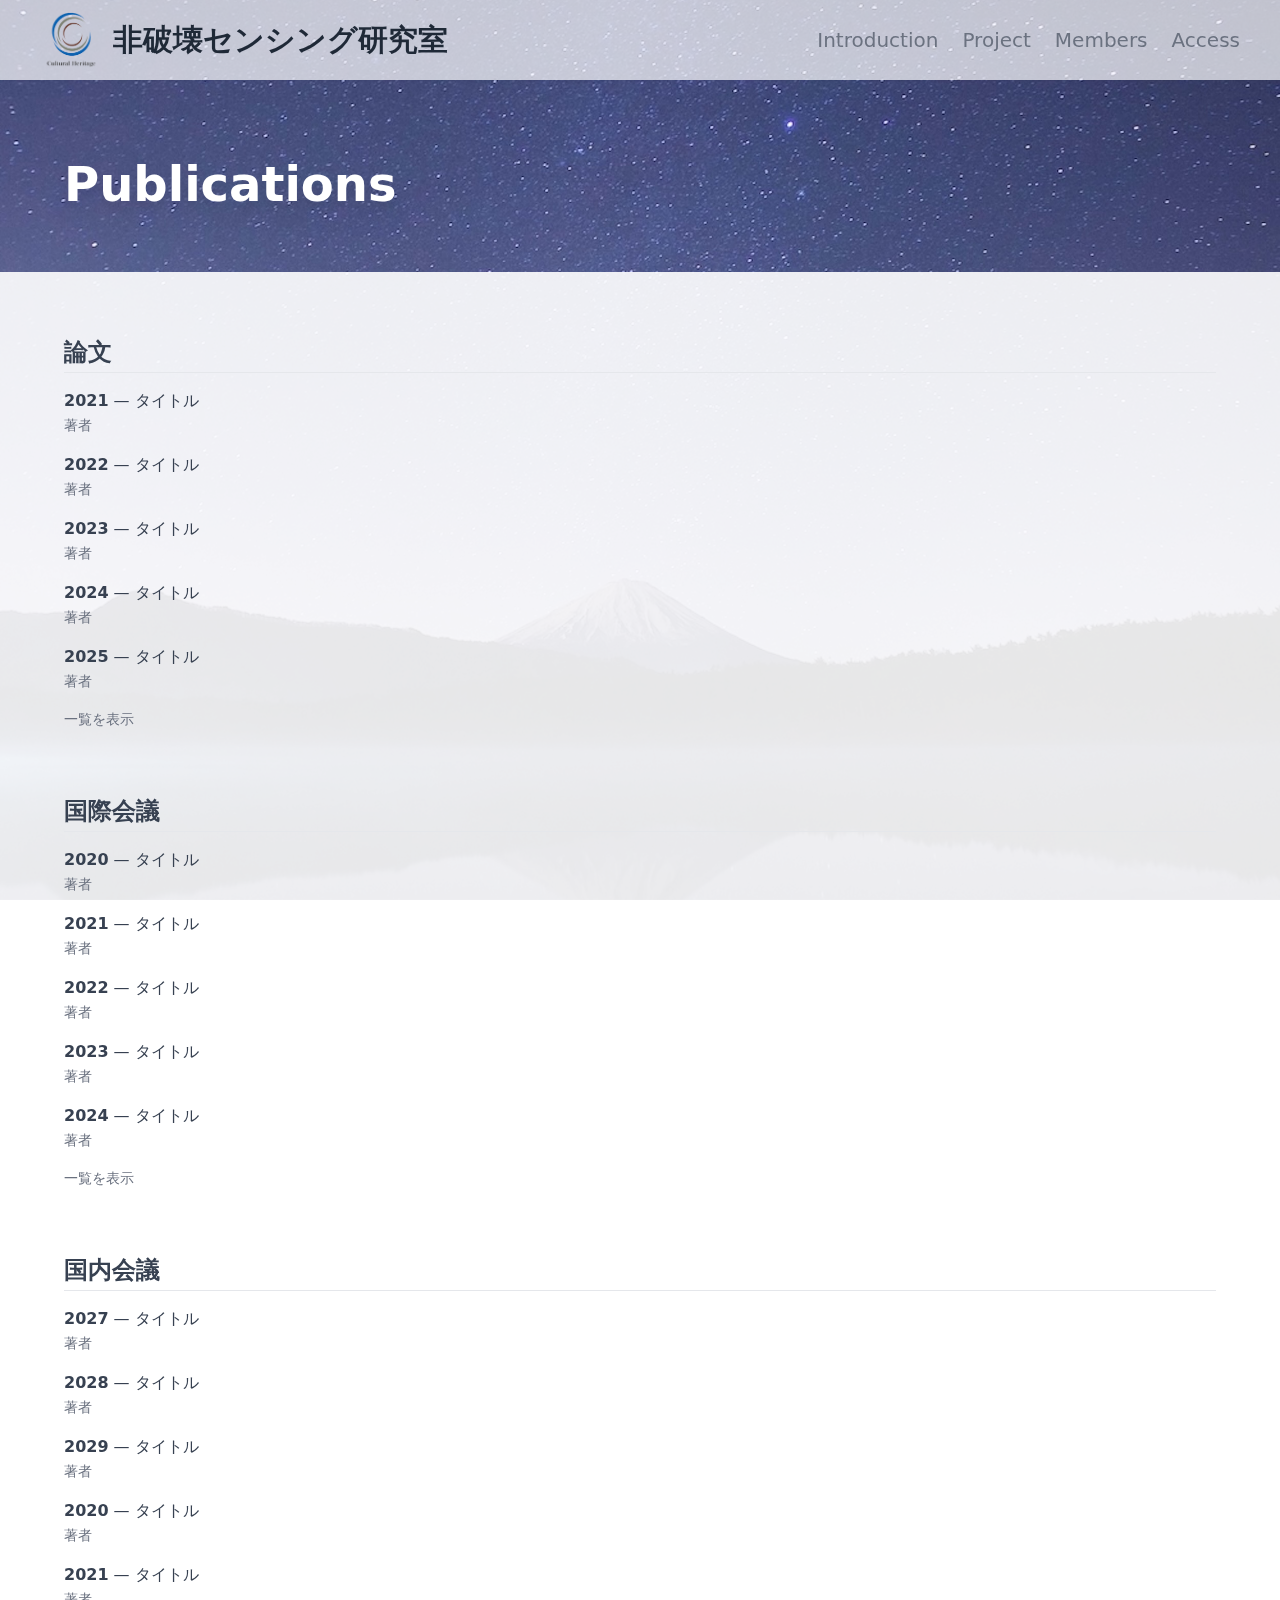
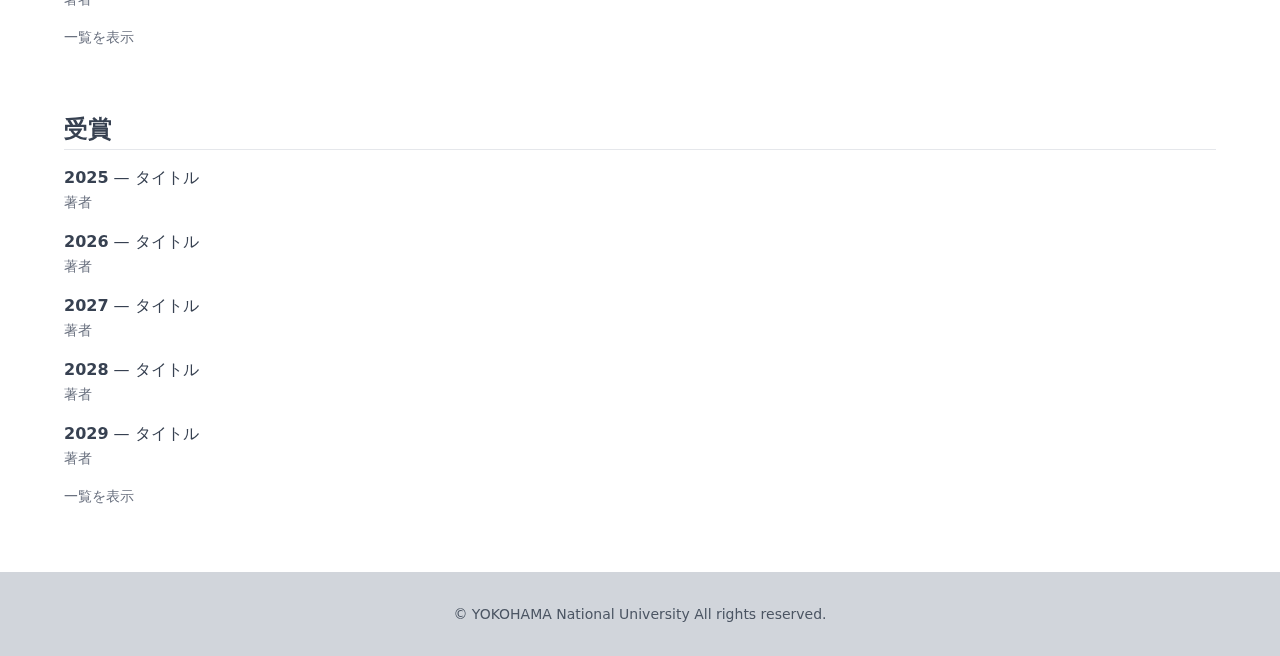
<file: Publications.html>
<!doctype html>
<html lang="en">
<head>
  <meta charset="utf-8" />
  <link rel="icon" href="images/favicon.png" />
  <meta name="viewport" content="width=device-width, initial-scale=1" />

  <link href="_app/immutable/assets/3.Dy78nlGK.css" rel="stylesheet">
  <!-- <link rel="modulepreload" href="_app/immutable/entry/start.CN6vCBXI.js">
  <link rel="modulepreload" href="_app/immutable/chunks/D5td2Ix7.js">
  <link rel="modulepreload" href="_app/immutable/chunks/BJZaEuHy.js">
  <link rel="modulepreload" href="_app/immutable/chunks/5HOrd2lw.js">
  <link rel="modulepreload" href="_app/immutable/chunks/BPjcHWtB.js">
  <link rel="modulepreload" href="_app/immutable/entry/app.B8t3zgvK.js">
  <link rel="modulepreload" href="_app/immutable/chunks/CHSGCjcG.js">
  <link rel="modulepreload" href="_app/immutable/chunks/Bzlsns2q.js">
  <link rel="modulepreload" href="_app/immutable/chunks/lDHG2_yA.js">
  <link rel="modulepreload" href="_app/immutable/chunks/wh5EvfPl.js">
  <link rel="modulepreload" href="_app/immutable/chunks/Bj1mbKBr.js">
  <link rel="modulepreload" href="_app/immutable/nodes/0.CYVJVkor.js">
  <link rel="modulepreload" href="_app/immutable/chunks/BIMLuOf1.js">
  <link rel="modulepreload" href="_app/immutable/chunks/C0WCr0ZI.js">
  <link rel="modulepreload" href="_app/immutable/nodes/5.Cywm4_Y0.js">
  <link rel="modulepreload" href="_app/immutable/chunks/hJLHIa_t.js">
  <link rel="modulepreload" href="_app/immutable/chunks/dKKRBauR.js"> -->
</head>

<body class="overflow-x-hidden" data-sveltekit-preload-data="hover">
  <div style="display: contents">

    <div class="fixed inset-0 bg-cover bg-center z-[-10]" style="background-image: url('images/slide2.jpg')"></div>

    <header class="fixed top-0 left-0 z-50 w-full bg-white/70 shadow-sm px-4 py-3">
      <div class="flex flex-wrap items-center justify-between gap-y-4 px-2 sm:px-6">
        <a href="index.html" class="flex items-center gap-3 flex-shrink min-w-0 mx-auto sm:mx-0 hover:opacity-80 transition">
          <img src="images/log.png" alt="ロゴ" class="h-10 sm:h-14 w-auto object-contain flex-shrink-0">
          <span class="font-semibold text-gray-800 truncate text-[1rem] xs:text-[1.1rem] sm:text-[1.3rem] md:text-2xl lg:text-3xl" style="max-width: 70vw;">
            非破壊センシング研究室
          </span>
        </a>
        <nav class="hidden sm:flex flex-nowrap justify-end gap-x-4 sm:gap-x-6 text-[1rem] sm:text-lg md:text-xl font-medium whitespace-nowrap">
          <a href="Introduction.html" class="text-gray-500 hover:text-black">Introduction</a>
          <a href="Project.html" class="text-gray-500 hover:text-black">Project</a>
          <a href="Members.html" class="text-gray-500 hover:text-black">Members</a>
          <a href="Access.html" class="text-gray-500 hover:text-black">Access</a>
        </nav>
        <button id="menu-button" class="sm:hidden text-2xl text-gray-800 ">☰</button>
      </div>
    
        <nav id="mobile-menu" class="sm:hidden hidden flex flex-col items-center gap-y-4 text-lg font-medium text-gray-700 bg-white/90 shadow-md rounded-xl py-4 mt-4 mx-auto">
          <a href="Introduction.html" class="hover:text-black">Introduction</a>
          <a href="Project.html" class="hover:text-black">Project</a>
          <a href="Members.html" class="hover:text-black">Members</a>
          <a href="Access.html" class="hover:text-black">Access</a>
        </nav>

      </div>
    </header>

    <!-- タイトル -->
    <div class="pt-40 pb-16 px-6 sm:px-16">
      <h1 class="text-4xl sm:text-5xl font-bold text-white text-left drop-shadow-xl">Publications</h1>
    </div>

    <!-- メインコンテンツ -->
    <div class="bg-white bg-opacity-90 px-6 sm:px-16 py-16">
      <div class="max-w-6xl mx-auto space-y-16">

        <!-- 論文セクション -->
        <section>
          <h3 class="text-2xl font-bold text-gray-700 mb-4 border-b pb-1">論文</h3>
          <ul class="space-y-4">
            <li class="text-gray-700"><span class="font-semibold">2021</span> — タイトル<br><span class="text-sm text-gray-500">著者</span></li>
            <li class="text-gray-700"><span class="font-semibold">2022</span> — タイトル<br><span class="text-sm text-gray-500">著者</span></li>
            <li class="text-gray-700"><span class="font-semibold">2023</span> — タイトル<br><span class="text-sm text-gray-500">著者</span></li>
            <li class="text-gray-700"><span class="font-semibold">2024</span> — タイトル<br><span class="text-sm text-gray-500">著者</span></li>
            <li class="text-gray-700"><span class="font-semibold">2025</span> — タイトル<br><span class="text-sm text-gray-500">著者</span></li>
          </ul>
          <button class="mt-4 text-gray-500 hover:text-gray-700 hover:underline text-sm">一覧を表示</button>
        </section>

        <!-- 国際会議セクション -->
        <section>
          <h3 class="text-2xl font-bold text-gray-700 mb-4 border-b pb-1">国際会議</h3>
          <ul class="space-y-4">
            <li class="text-gray-700"><span class="font-semibold">2020</span> — タイトル<br><span class="text-sm text-gray-500">著者</span></li>
            <li class="text-gray-700"><span class="font-semibold">2021</span> — タイトル<br><span class="text-sm text-gray-500">著者</span></li>
            <li class="text-gray-700"><span class="font-semibold">2022</span> — タイトル<br><span class="text-sm text-gray-500">著者</span></li>
            <li class="text-gray-700"><span class="font-semibold">2023</span> — タイトル<br><span class="text-sm text-gray-500">著者</span></li>
            <li class="text-gray-700"><span class="font-semibold">2024</span> — タイトル<br><span class="text-sm text-gray-500">著者</span></li>
          </ul>
          <button class="mt-4 text-gray-500 hover:text-gray-700 hover:underline text-sm">一覧を表示</button>
        </section>

        <!-- 国内会議セクション -->
        <section>
          <h3 class="text-2xl font-bold text-gray-700 mb-4 border-b pb-1">国内会議</h3>
          <ul class="space-y-4">
            <li class="text-gray-700"><span class="font-semibold">2027</span> — タイトル<br><span class="text-sm text-gray-500">著者</span></li>
            <li class="text-gray-700"><span class="font-semibold">2028</span> — タイトル<br><span class="text-sm text-gray-500">著者</span></li>
            <li class="text-gray-700"><span class="font-semibold">2029</span> — タイトル<br><span class="text-sm text-gray-500">著者</span></li>
            <li class="text-gray-700"><span class="font-semibold">2020</span> — タイトル<br><span class="text-sm text-gray-500">著者</span></li>
            <li class="text-gray-700"><span class="font-semibold">2021</span> — タイトル<br><span class="text-sm text-gray-500">著者</span></li>
          </ul>
          <button class="mt-4 text-gray-500 hover:text-gray-700 hover:underline text-sm">一覧を表示</button>
        </section>

        <!-- 受賞セクション -->
        <section>
          <h3 class="text-2xl font-bold text-gray-700 mb-4 border-b pb-1">受賞</h3>
          <ul class="space-y-4">
            <li class="text-gray-700"><span class="font-semibold">2025</span> — タイトル<br><span class="text-sm text-gray-500">著者</span></li>
            <li class="text-gray-700"><span class="font-semibold">2026</span> — タイトル<br><span class="text-sm text-gray-500">著者</span></li>
            <li class="text-gray-700"><span class="font-semibold">2027</span> — タイトル<br><span class="text-sm text-gray-500">著者</span></li>
            <li class="text-gray-700"><span class="font-semibold">2028</span> — タイトル<br><span class="text-sm text-gray-500">著者</span></li>
            <li class="text-gray-700"><span class="font-semibold">2029</span> — タイトル<br><span class="text-sm text-gray-500">著者</span></li>
          </ul>
          <button class="mt-4 text-gray-500 hover:text-gray-700 hover:underline text-sm">一覧を表示</button>
        </section>

      </div>
    </div>

    <!-- フッター -->
    <footer class="bg-gray-300 py-8">
      <div class="max-w-4xl mx-auto text-center text-sm text-gray-600 space-y-2">
        <p>© YOKOHAMA National University All rights reserved.</p>
      </div>
    </footer>
     <script>
      document.addEventListener('DOMContentLoaded', () => {
        const button = document.getElementById('menu-button');
        const menu = document.getElementById('mobile-menu');
    
        button.addEventListener('click', () => {
          menu.classList.toggle('hidden');
        });
      });
    </script>

  </div>
</body>
</html>
</file>
<file: _app/immutable/assets/3.Dy78nlGK.css>
*,:before,:after{--tw-border-spacing-x: 0;--tw-border-spacing-y: 0;--tw-translate-x: 0;--tw-translate-y: 0;--tw-rotate: 0;--tw-skew-x: 0;--tw-skew-y: 0;--tw-scale-x: 1;--tw-scale-y: 1;--tw-pan-x: ;--tw-pan-y: ;--tw-pinch-zoom: ;--tw-scroll-snap-strictness: proximity;--tw-gradient-from-position: ;--tw-gradient-via-position: ;--tw-gradient-to-position: ;--tw-ordinal: ;--tw-slashed-zero: ;--tw-numeric-figure: ;--tw-numeric-spacing: ;--tw-numeric-fraction: ;--tw-ring-inset: ;--tw-ring-offset-width: 0px;--tw-ring-offset-color: #fff;--tw-ring-color: rgb(59 130 246 / .5);--tw-ring-offset-shadow: 0 0 #0000;--tw-ring-shadow: 0 0 #0000;--tw-shadow: 0 0 #0000;--tw-shadow-colored: 0 0 #0000;--tw-blur: ;--tw-brightness: ;--tw-contrast: ;--tw-grayscale: ;--tw-hue-rotate: ;--tw-invert: ;--tw-saturate: ;--tw-sepia: ;--tw-drop-shadow: ;--tw-backdrop-blur: ;--tw-backdrop-brightness: ;--tw-backdrop-contrast: ;--tw-backdrop-grayscale: ;--tw-backdrop-hue-rotate: ;--tw-backdrop-invert: ;--tw-backdrop-opacity: ;--tw-backdrop-saturate: ;--tw-backdrop-sepia: ;--tw-contain-size: ;--tw-contain-layout: ;--tw-contain-paint: ;--tw-contain-style: }::backdrop{--tw-border-spacing-x: 0;--tw-border-spacing-y: 0;--tw-translate-x: 0;--tw-translate-y: 0;--tw-rotate: 0;--tw-skew-x: 0;--tw-skew-y: 0;--tw-scale-x: 1;--tw-scale-y: 1;--tw-pan-x: ;--tw-pan-y: ;--tw-pinch-zoom: ;--tw-scroll-snap-strictness: proximity;--tw-gradient-from-position: ;--tw-gradient-via-position: ;--tw-gradient-to-position: ;--tw-ordinal: ;--tw-slashed-zero: ;--tw-numeric-figure: ;--tw-numeric-spacing: ;--tw-numeric-fraction: ;--tw-ring-inset: ;--tw-ring-offset-width: 0px;--tw-ring-offset-color: #fff;--tw-ring-color: rgb(59 130 246 / .5);--tw-ring-offset-shadow: 0 0 #0000;--tw-ring-shadow: 0 0 #0000;--tw-shadow: 0 0 #0000;--tw-shadow-colored: 0 0 #0000;--tw-blur: ;--tw-brightness: ;--tw-contrast: ;--tw-grayscale: ;--tw-hue-rotate: ;--tw-invert: ;--tw-saturate: ;--tw-sepia: ;--tw-drop-shadow: ;--tw-backdrop-blur: ;--tw-backdrop-brightness: ;--tw-backdrop-contrast: ;--tw-backdrop-grayscale: ;--tw-backdrop-hue-rotate: ;--tw-backdrop-invert: ;--tw-backdrop-opacity: ;--tw-backdrop-saturate: ;--tw-backdrop-sepia: ;--tw-contain-size: ;--tw-contain-layout: ;--tw-contain-paint: ;--tw-contain-style: }*,:before,:after{box-sizing:border-box;border-width:0;border-style:solid;border-color:#e5e7eb}:before,:after{--tw-content: ""}html,:host{line-height:1.5;-webkit-text-size-adjust:100%;-moz-tab-size:4;-o-tab-size:4;tab-size:4;font-family:ui-sans-serif,system-ui,sans-serif,"Apple Color Emoji","Segoe UI Emoji",Segoe UI Symbol,"Noto Color Emoji";font-feature-settings:normal;font-variation-settings:normal;-webkit-tap-highlight-color:transparent}body{margin:0;line-height:inherit}hr{height:0;color:inherit;border-top-width:1px}abbr:where([title]){-webkit-text-decoration:underline dotted;text-decoration:underline dotted}h1,h2,h3,h4,h5,h6{font-size:inherit;font-weight:inherit}a{color:inherit;text-decoration:inherit}b,strong{font-weight:bolder}code,kbd,samp,pre{font-family:ui-monospace,SFMono-Regular,Menlo,Monaco,Consolas,Liberation Mono,Courier New,monospace;font-feature-settings:normal;font-variation-settings:normal;font-size:1em}small{font-size:80%}sub,sup{font-size:75%;line-height:0;position:relative;vertical-align:baseline}sub{bottom:-.25em}sup{top:-.5em}table{text-indent:0;border-color:inherit;border-collapse:collapse}button,input,optgroup,select,textarea{font-family:inherit;font-feature-settings:inherit;font-variation-settings:inherit;font-size:100%;font-weight:inherit;line-height:inherit;letter-spacing:inherit;color:inherit;margin:0;padding:0}button,select{text-transform:none}button,input:where([type=button]),input:where([type=reset]),input:where([type=submit]){-webkit-appearance:button;background-color:transparent;background-image:none}:-moz-focusring{outline:auto}:-moz-ui-invalid{box-shadow:none}progress{vertical-align:baseline}::-webkit-inner-spin-button,::-webkit-outer-spin-button{height:auto}[type=search]{-webkit-appearance:textfield;outline-offset:-2px}::-webkit-search-decoration{-webkit-appearance:none}::-webkit-file-upload-button{-webkit-appearance:button;font:inherit}summary{display:list-item}blockquote,dl,dd,h1,h2,h3,h4,h5,h6,hr,figure,p,pre{margin:0}fieldset{margin:0;padding:0}legend{padding:0}ol,ul,menu{list-style:none;margin:0;padding:0}dialog{padding:0}textarea{resize:vertical}input::-moz-placeholder,textarea::-moz-placeholder{opacity:1;color:#9ca3af}input::placeholder,textarea::placeholder{opacity:1;color:#9ca3af}button,[role=button]{cursor:pointer}:disabled{cursor:default}img,svg,video,canvas,audio,iframe,embed,object{display:block;vertical-align:middle}img,video{max-width:100%;height:auto}[hidden]:where(:not([hidden=until-found])){display:none}.static{position:static}.fixed{position:fixed}.absolute{position:absolute}.relative{position:relative}.inset-0{top:0;right:0;bottom:0;left:0}.left-0{left:0}.top-0{top:0}.z-10{z-index:10}.z-50{z-index:50}.z-\[-10\]{z-index:-10}.mx-auto{margin-left:auto;margin-right:auto}.mb-1{margin-bottom:.25rem}.mb-12{margin-bottom:3rem}.mb-4{margin-bottom:1rem}.mb-8{margin-bottom:2rem}.mt-2{margin-top:.5rem}.mt-4{margin-top:1rem}.mt-6{margin-top:1.5rem}.mt-8{margin-top:2rem}.block{display:block}.flex{display:flex}.grid{display:grid}.contents{display:contents}.hidden{display:none}.h-10{height:2.5rem}.h-2{height:.5rem}.h-20{height:5rem}.h-40{height:10rem}.h-5{height:1.25rem}.h-\[120px\]{height:120px}.h-screen{height:100vh}.min-h-\[200vh\]{min-height:200vh}.min-h-screen{min-height:100vh}.w-40{width:10rem}.w-\[280px\]{width:280px}.w-auto{width:auto}.w-full{width:100%}.min-w-0{min-width:0px}.max-w-2xl{max-width:42rem}.max-w-3xl{max-width:48rem}.max-w-4xl{max-width:56rem}.max-w-5xl{max-width:64rem}.max-w-6xl{max-width:72rem}.max-w-7xl{max-width:80rem}.max-w-md{max-width:28rem}.max-w-screen-sm{max-width:640px}.flex-shrink{flex-shrink:1}.flex-shrink-0{flex-shrink:0}.transform{transform:translate(var(--tw-translate-x),var(--tw-translate-y)) rotate(var(--tw-rotate)) skew(var(--tw-skew-x)) skewY(var(--tw-skew-y)) scaleX(var(--tw-scale-x)) scaleY(var(--tw-scale-y))}.list-inside{list-style-position:inside}.list-disc{list-style-type:disc}.grid-cols-1{grid-template-columns:repeat(1,minmax(0,1fr))}.flex-col{flex-direction:column}.flex-wrap{flex-wrap:wrap}.flex-nowrap{flex-wrap:nowrap}.items-start{align-items:flex-start}.items-center{align-items:center}.justify-end{justify-content:flex-end}.justify-center{justify-content:center}.justify-between{justify-content:space-between}.justify-items-center{justify-items:center}.gap-3{gap:.75rem}.gap-6{gap:1.5rem}.gap-x-4{-moz-column-gap:1rem;column-gap:1rem}.gap-y-4{row-gap:1rem}.space-x-4>:not([hidden])~:not([hidden]){--tw-space-x-reverse: 0;margin-right:calc(1rem * var(--tw-space-x-reverse));margin-left:calc(1rem * calc(1 - var(--tw-space-x-reverse)))}.space-x-8>:not([hidden])~:not([hidden]){--tw-space-x-reverse: 0;margin-right:calc(2rem * var(--tw-space-x-reverse));margin-left:calc(2rem * calc(1 - var(--tw-space-x-reverse)))}.space-y-1>:not([hidden])~:not([hidden]){--tw-space-y-reverse: 0;margin-top:calc(.25rem * calc(1 - var(--tw-space-y-reverse)));margin-bottom:calc(.25rem * var(--tw-space-y-reverse))}.space-y-12>:not([hidden])~:not([hidden]){--tw-space-y-reverse: 0;margin-top:calc(3rem * calc(1 - var(--tw-space-y-reverse)));margin-bottom:calc(3rem * var(--tw-space-y-reverse))}.space-y-16>:not([hidden])~:not([hidden]){--tw-space-y-reverse: 0;margin-top:calc(4rem * calc(1 - var(--tw-space-y-reverse)));margin-bottom:calc(4rem * var(--tw-space-y-reverse))}.space-y-2>:not([hidden])~:not([hidden]){--tw-space-y-reverse: 0;margin-top:calc(.5rem * calc(1 - var(--tw-space-y-reverse)));margin-bottom:calc(.5rem * var(--tw-space-y-reverse))}.space-y-20>:not([hidden])~:not([hidden]){--tw-space-y-reverse: 0;margin-top:calc(5rem * calc(1 - var(--tw-space-y-reverse)));margin-bottom:calc(5rem * var(--tw-space-y-reverse))}.space-y-4>:not([hidden])~:not([hidden]){--tw-space-y-reverse: 0;margin-top:calc(1rem * calc(1 - var(--tw-space-y-reverse)));margin-bottom:calc(1rem * var(--tw-space-y-reverse))}.space-y-6>:not([hidden])~:not([hidden]){--tw-space-y-reverse: 0;margin-top:calc(1.5rem * calc(1 - var(--tw-space-y-reverse)));margin-bottom:calc(1.5rem * var(--tw-space-y-reverse))}.space-y-8>:not([hidden])~:not([hidden]){--tw-space-y-reverse: 0;margin-top:calc(2rem * calc(1 - var(--tw-space-y-reverse)));margin-bottom:calc(2rem * var(--tw-space-y-reverse))}.overflow-hidden{overflow:hidden}.overflow-x-hidden{overflow-x:hidden}.truncate{overflow:hidden;text-overflow:ellipsis;white-space:nowrap}.whitespace-nowrap{white-space:nowrap}.text-wrap{text-wrap:wrap}.break-words{overflow-wrap:break-word}.break-all{word-break:break-all}.rounded-2xl{border-radius:1rem}.rounded-lg{border-radius:.5rem}.border{border-width:1px}.border-b{border-bottom-width:1px}.border-gray-300{--tw-border-opacity: 1;border-color:rgb(209 213 219 / var(--tw-border-opacity, 1))}.bg-gray-300{--tw-bg-opacity: 1;background-color:rgb(209 213 219 / var(--tw-bg-opacity, 1))}.bg-white{--tw-bg-opacity: 1;background-color:rgb(255 255 255 / var(--tw-bg-opacity, 1))}.bg-white\/70{background-color:#ffffffb3}.bg-opacity-90{--tw-bg-opacity: .9}.bg-cover{background-size:cover}.bg-center{background-position:center}.bg-top{background-position:top}.object-contain{-o-object-fit:contain;object-fit:contain}.object-cover{-o-object-fit:cover;object-fit:cover}.p-6{padding:1.5rem}.px-2{padding-left:.5rem;padding-right:.5rem}.px-4{padding-left:1rem;padding-right:1rem}.px-6{padding-left:1.5rem;padding-right:1.5rem}.px-8{padding-left:2rem;padding-right:2rem}.py-16{padding-top:4rem;padding-bottom:4rem}.py-24{padding-top:6rem;padding-bottom:6rem}.py-3{padding-top:.75rem;padding-bottom:.75rem}.py-4{padding-top:1rem;padding-bottom:1rem}.py-8{padding-top:2rem;padding-bottom:2rem}.pb-1{padding-bottom:.25rem}.pb-16{padding-bottom:4rem}.pb-2{padding-bottom:.5rem}.pb-4{padding-bottom:1rem}.pr-10{padding-right:2.5rem}.pt-40{padding-top:10rem}.text-left{text-align:left}.text-center{text-align:center}.text-2xl{font-size:1.5rem;line-height:2rem}.text-4xl{font-size:2.25rem;line-height:2.5rem}.text-\[1rem\]{font-size:1rem}.text-base{font-size:1rem;line-height:1.5rem}.text-lg{font-size:1.125rem;line-height:1.75rem}.text-sm{font-size:.875rem;line-height:1.25rem}.text-xl{font-size:1.25rem;line-height:1.75rem}.font-bold{font-weight:700}.font-extrabold{font-weight:800}.font-medium{font-weight:500}.font-semibold{font-weight:600}.uppercase{text-transform:uppercase}.leading-relaxed{line-height:1.625}.leading-snug{line-height:1.375}.tracking-tight{letter-spacing:-.025em}.text-black{--tw-text-opacity: 1;color:rgb(0 0 0 / var(--tw-text-opacity, 1))}.text-blue-600{--tw-text-opacity: 1;color:rgb(37 99 235 / var(--tw-text-opacity, 1))}.text-gray-500{--tw-text-opacity: 1;color:rgb(107 114 128 / var(--tw-text-opacity, 1))}.text-gray-600{--tw-text-opacity: 1;color:rgb(75 85 99 / var(--tw-text-opacity, 1))}.text-gray-700{--tw-text-opacity: 1;color:rgb(55 65 81 / var(--tw-text-opacity, 1))}.text-gray-800{--tw-text-opacity: 1;color:rgb(31 41 55 / var(--tw-text-opacity, 1))}.text-white{--tw-text-opacity: 1;color:rgb(255 255 255 / var(--tw-text-opacity, 1))}.text-white\/90{color:#ffffffe6}.underline{text-decoration-line:underline}.shadow-md{--tw-shadow: 0 4px 6px -1px rgb(0 0 0 / .1), 0 2px 4px -2px rgb(0 0 0 / .1);--tw-shadow-colored: 0 4px 6px -1px var(--tw-shadow-color), 0 2px 4px -2px var(--tw-shadow-color);box-shadow:var(--tw-ring-offset-shadow, 0 0 #0000),var(--tw-ring-shadow, 0 0 #0000),var(--tw-shadow)}.shadow-sm{--tw-shadow: 0 1px 2px 0 rgb(0 0 0 / .05);--tw-shadow-colored: 0 1px 2px 0 var(--tw-shadow-color);box-shadow:var(--tw-ring-offset-shadow, 0 0 #0000),var(--tw-ring-shadow, 0 0 #0000),var(--tw-shadow)}.drop-shadow-xl{--tw-drop-shadow: drop-shadow(0 20px 13px rgb(0 0 0 / .03)) drop-shadow(0 8px 5px rgb(0 0 0 / .08));filter:var(--tw-blur) var(--tw-brightness) var(--tw-contrast) var(--tw-grayscale) var(--tw-hue-rotate) var(--tw-invert) var(--tw-saturate) var(--tw-sepia) var(--tw-drop-shadow)}.filter{filter:var(--tw-blur) var(--tw-brightness) var(--tw-contrast) var(--tw-grayscale) var(--tw-hue-rotate) var(--tw-invert) var(--tw-saturate) var(--tw-sepia) var(--tw-drop-shadow)}.backdrop-blur-sm{--tw-backdrop-blur: blur(4px);-webkit-backdrop-filter:var(--tw-backdrop-blur) var(--tw-backdrop-brightness) var(--tw-backdrop-contrast) var(--tw-backdrop-grayscale) var(--tw-backdrop-hue-rotate) var(--tw-backdrop-invert) var(--tw-backdrop-opacity) var(--tw-backdrop-saturate) var(--tw-backdrop-sepia);backdrop-filter:var(--tw-backdrop-blur) var(--tw-backdrop-brightness) var(--tw-backdrop-contrast) var(--tw-backdrop-grayscale) var(--tw-backdrop-hue-rotate) var(--tw-backdrop-invert) var(--tw-backdrop-opacity) var(--tw-backdrop-saturate) var(--tw-backdrop-sepia)}.transition{transition-property:color,background-color,border-color,text-decoration-color,fill,stroke,opacity,box-shadow,transform,filter,-webkit-backdrop-filter;transition-property:color,background-color,border-color,text-decoration-color,fill,stroke,opacity,box-shadow,transform,filter,backdrop-filter;transition-property:color,background-color,border-color,text-decoration-color,fill,stroke,opacity,box-shadow,transform,filter,backdrop-filter,-webkit-backdrop-filter;transition-timing-function:cubic-bezier(.4,0,.2,1);transition-duration:.15s}.transition-colors{transition-property:color,background-color,border-color,text-decoration-color,fill,stroke;transition-timing-function:cubic-bezier(.4,0,.2,1);transition-duration:.15s}.duration-200{transition-duration:.2s}.hover\:border-gray-500:hover{--tw-border-opacity: 1;border-color:rgb(107 114 128 / var(--tw-border-opacity, 1))}.hover\:bg-gray-100:hover{--tw-bg-opacity: 1;background-color:rgb(243 244 246 / var(--tw-bg-opacity, 1))}.hover\:text-black:hover{--tw-text-opacity: 1;color:rgb(0 0 0 / var(--tw-text-opacity, 1))}.hover\:text-blue-800:hover{--tw-text-opacity: 1;color:rgb(30 64 175 / var(--tw-text-opacity, 1))}.hover\:text-gray-700:hover{--tw-text-opacity: 1;color:rgb(55 65 81 / var(--tw-text-opacity, 1))}.hover\:underline:hover{text-decoration-line:underline}.hover\:no-underline:hover{text-decoration-line:none}.hover\:opacity-80:hover{opacity:.8}@media (min-width: 640px){.sm\:mx-0{margin-left:0;margin-right:0}.sm\:mt-0{margin-top:0}.sm\:flex{display:flex}.sm\:hidden{display:none}.sm\:h-14{height:3.5rem}.sm\:max-w-screen-md{max-width:768px}.sm\:grid-cols-1{grid-template-columns:repeat(1,minmax(0,1fr))}.sm\:flex-row{flex-direction:row}.sm\:gap-x-6{-moz-column-gap:1.5rem;column-gap:1.5rem}.sm\:px-16{padding-left:4rem;padding-right:4rem}.sm\:px-6{padding-left:1.5rem;padding-right:1.5rem}.sm\:px-8{padding-left:2rem;padding-right:2rem}.sm\:pr-20{padding-right:5rem}.sm\:text-2xl{font-size:1.5rem;line-height:2rem}.sm\:text-3xl{font-size:1.875rem;line-height:2.25rem}.sm\:text-5xl{font-size:3rem;line-height:1}.sm\:text-\[1\.3rem\]{font-size:1.3rem}.sm\:text-lg{font-size:1.125rem;line-height:1.75rem}}@media (min-width: 768px){.md\:max-w-screen-lg{max-width:1024px}.md\:grid-cols-2{grid-template-columns:repeat(2,minmax(0,1fr))}.md\:flex-row{flex-direction:row}.md\:text-2xl{font-size:1.5rem;line-height:2rem}.md\:text-xl{font-size:1.25rem;line-height:1.75rem}}@media (min-width: 1024px){.lg\:max-w-screen-xl{max-width:1280px}.lg\:grid-cols-3{grid-template-columns:repeat(3,minmax(0,1fr))}.lg\:text-3xl{font-size:1.875rem;line-height:2.25rem}}@media (min-width: 1280px){.xl\:grid-cols-4{grid-template-columns:repeat(4,minmax(0,1fr))}}.bg-layer.svelte-1dhz25k{position:fixed;top:0;right:0;bottom:0;left:0;background-size:cover;background-position:center;transition:opacity .2s linear;pointer-events:none;z-index:-10}.bg-top.svelte-1dhz25k{z-index:-5}
</file>
